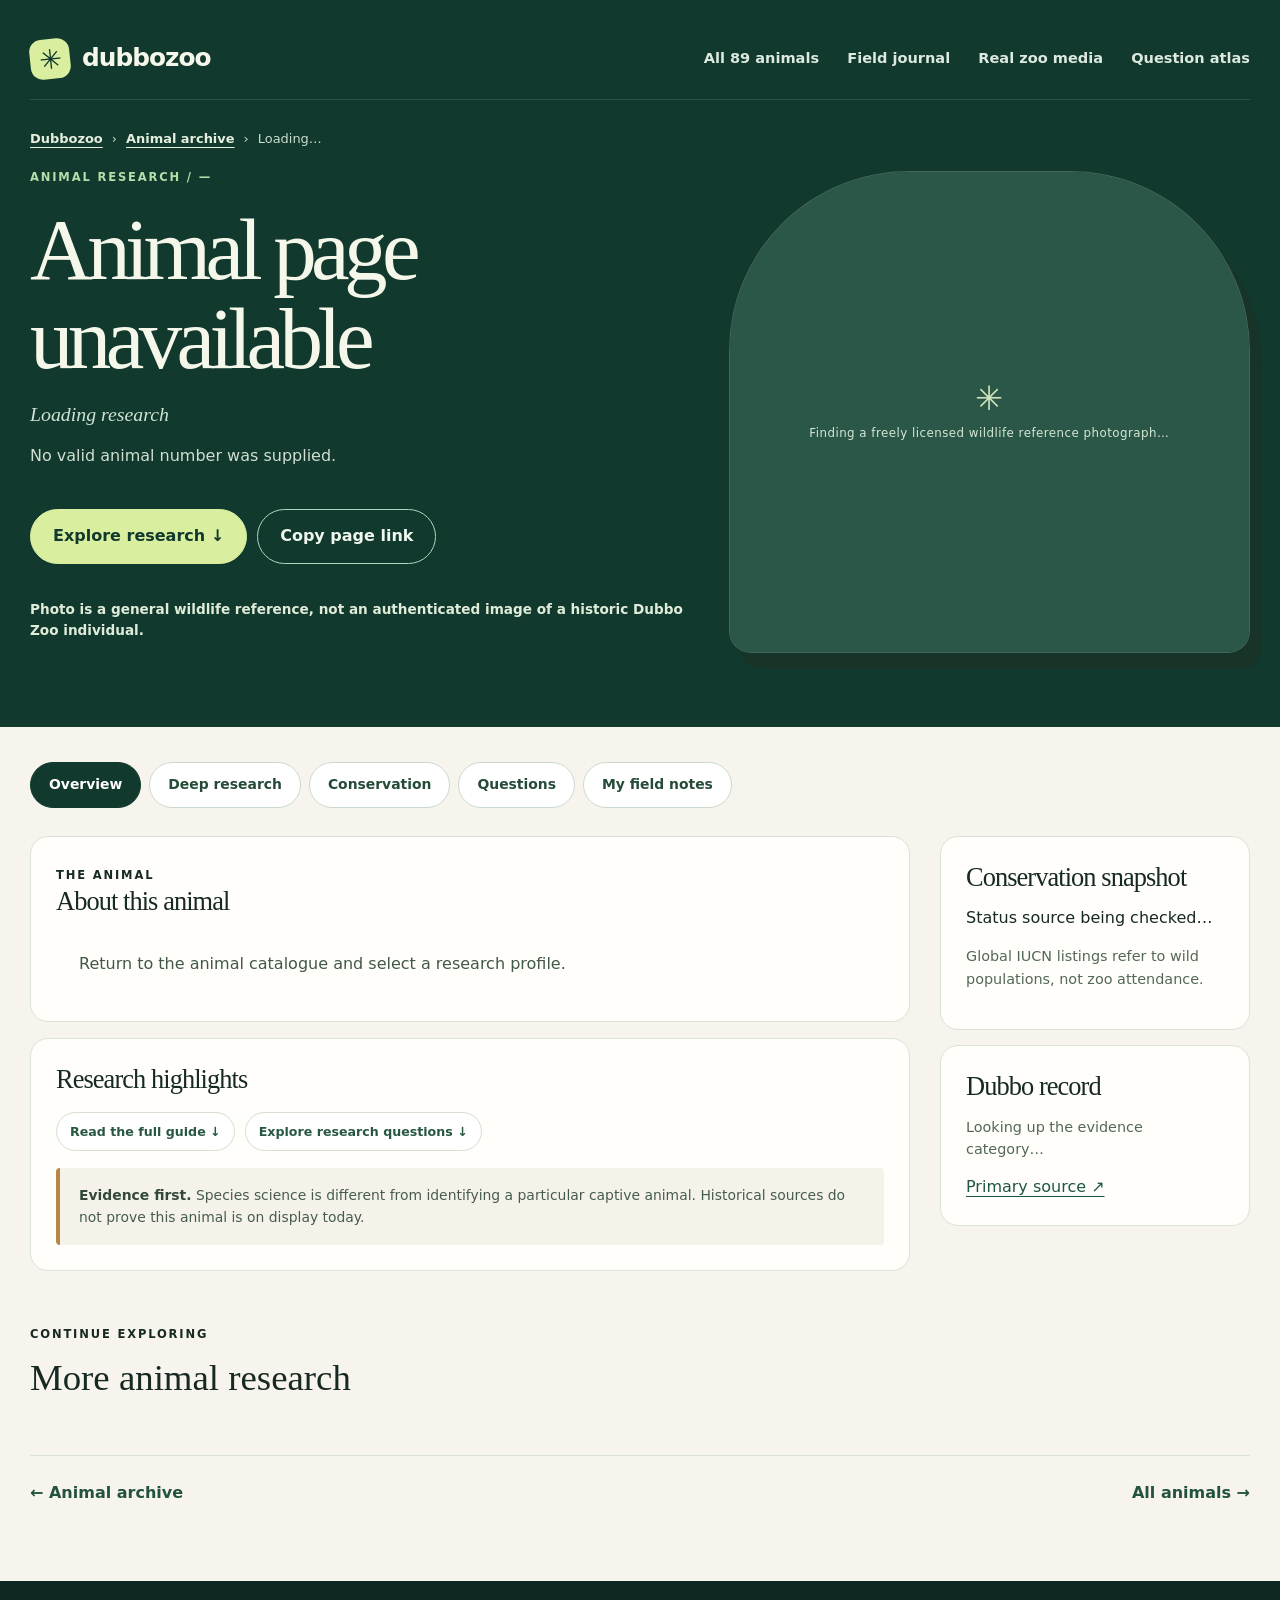
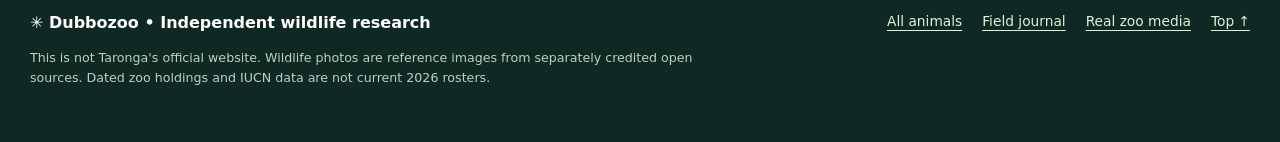
<file: animal.html>
<!doctype html>
<html lang="en-AU">
<head>
<meta charset="utf-8"><meta name="viewport" content="width=device-width,initial-scale=1">
<meta name="theme-color" content="#12392d">
<meta name="description" content="Dubbozoo's independent evidence-led animal research: ecology, history, conservation, photographs and private field notes.">
<meta property="og:type" content="article">
<title>Animal research • Dubbozoo</title>
<link rel="stylesheet" href="/assets/site.css">
<link rel="stylesheet" href="/assets/animal.css">
<!-- parris-umami-placeholder: replace REPLACE_WITH_UMAMI_WEBSITE_ID with a real Umami website UUID and remove this comment wrapper. Inactive until configured.
<script defer src="https://cloud.umami.is/script.js" data-website-id="REPLACE_WITH_UMAMI_WEBSITE_ID" data-do-not-track="true" data-exclude-search="true" data-exclude-hash="true" data-performance="true" data-domains="dubbozoo-research.vercel.app"></script>
-->
</head>
<body class="animal-details">
<a class="skip" href="#animal-main">Skip to animal research</a>
<header class="animal-detail-top" id="top"><div class="wrap">
<div class="nav-wrap">
<a class="brand" href="/"><span class="brand-glyph" aria-hidden="true">✳</span> dubbozoo</a>
<nav class="main-nav" aria-label="Research navigation"><a href="/#archive">All 89 animals</a><a href="/#journal">Field journal</a><a href="/#real-media">Real zoo media</a><a href="/#questions">Question atlas</a></nav>
</div>
<nav class="animal-trail" aria-label="Breadcrumb"><a href="/">Dubbozoo</a><span aria-hidden="true">›</span><a href="/#archive">Animal archive</a><span aria-hidden="true">›</span><span id="animal-breadcrumb">Loading…</span></nav>
<div class="animal-detail-head"><div>
<div class="eyebrow" style="color:#b4deaa">ANIMAL RESEARCH / <span id="animal-number">—</span></div>
<h1 id="animal-title">Opening field guide…</h1><div class="scientific" id="animal-scientific">Loading research</div>
<p class="animal-subtitle" id="animal-intro">A sourced interactive guide to the animal, its habitat, its conservation context, and what can actually be verified about its Dubbo Zoo history.</p>
<div class="detail-meta" id="animal-meta"></div>
<div class="animal-actions"><a class="btn lime" href="#animal-main" id="start-research">Explore research ↓</a>
<button class="btn outline" type="button" id="copy-page-url">Copy page link</button>
</div>
<p class="animal-invite">Photo is a general wildlife reference, not an authenticated image of a historic Dubbo Zoo individual.</p>
</div>
<div class="animal-detail-portrait animal-card" id="animal-portrait">
<div class="animal-photo-slot" data-photo-status="loading">
<div class="photo-loading">Finding a freely licensed wildlife reference photograph…</div>
</div>
</div></div></div></header>
<main id="animal-main" class="wrap">
<div class="animal-tab-bar" role="tablist" aria-label="Animal research sections">
<button type="button" class="animal-tab" role="tab" id="tab-overview" aria-controls="panel-overview" aria-selected="true" data-tab="overview">Overview</button>
<button type="button" class="animal-tab" role="tab" id="tab-research" aria-controls="panel-research" aria-selected="false" data-tab="research" tabindex="-1">Deep research</button>
<button type="button" class="animal-tab" role="tab" id="tab-conservation" aria-controls="panel-conservation" aria-selected="false" data-tab="conservation" tabindex="-1">Conservation</button>
<button type="button" class="animal-tab" role="tab" id="tab-questions" aria-controls="panel-questions" aria-selected="false" data-tab="questions" tabindex="-1">Questions</button>
<button type="button" class="animal-tab" role="tab" id="tab-notes" aria-controls="panel-notes" aria-selected="false" data-tab="notes" tabindex="-1">My field notes</button>
</div>
<section class="animal-tab-panel" id="panel-overview" role="tabpanel" aria-labelledby="tab-overview">
<div class="detail-layout"><div class="detail-main">
<div class="detail-box"><span class="eyebrow">THE ANIMAL</span><h2 id="overview-heading">About this animal</h2><div class="detail-section-body" id="overview-text"><p>Loading researched species information…</p></div></div>
<div class="detail-box" style="margin-top:16px"><h2>Research highlights</h2><div class="detail-control-row"><button type="button" id="go-research">Read the full guide ↓</button><button type="button" id="go-questions">Explore research questions ↓</button><a id="animal-field-note-link" class="internal-action" href="/#journal" hidden>Open Josh's field note →</a></div>
<div class="detail-notice"><strong>Evidence first.</strong> Species science is different from identifying a particular captive animal. Historical sources do not prove this animal is on display today.</div></div>
<div class="detail-box animal-real-media" id="animal-real-media" hidden><span class="eyebrow">REAL DUBBO ZOO VIDEO + AUDIO</span><h2 id="animal-media-title">Official keeper media</h2><p id="animal-media-summary"></p><div class="animal-media-stage" id="animal-media-stage"><button class="btn" type="button" id="animal-media-play">▶ Play real keeper video + audio</button></div><p class="detail-small">Official Taronga media embedded inside Dubbozoo. The player is loaded only when you choose play.</p></div>
</div><aside class="detail-aside">
<div class="detail-box"><h3>Conservation snapshot</h3><div id="quick-conservation">Status source being checked…</div><p class="detail-small">Global IUCN listings refer to wild populations, not zoo attendance.</p></div>
<div class="detail-box"><h3>Dubbo record</h3><p id="quick-evidence">Looking up the evidence category…</p><a id="quick-source" href="https://github.com/joshualparris/Dubbozoo">Primary source ↗</a></div>
</aside></div>
</section>
<section class="animal-tab-panel" id="panel-research" role="tabpanel" aria-labelledby="tab-research" hidden>
<div class="section-head"><div><span class="eyebrow">FULL RESEARCH GUIDE</span><h2>Explore the evidence.</h2><p>Original source sections appear below. Expand any heading, or open all sections to read the complete guide.</p></div></div>
<div class="detail-control-row"><button type="button" id="expand-sections">Expand all sections</button><button type="button" id="collapse-sections">Collapse sections</button><a id="original-research" href="#research-sections">Research is rendered here in Dubbozoo ↓</a></div>
<div id="research-sections" aria-live="polite"><div class="animal-blank-state">Loading original animal research…</div></div>
</section>
<section class="animal-tab-panel" id="panel-conservation" role="tabpanel" aria-labelledby="tab-conservation" hidden>
<div class="section-head"><div><span class="eyebrow">WILD CONSERVATION SCIENCE</span><h2>Risk, numbers &amp; trends.</h2><p>Conservation categories belong to a particular taxon, source and assessment year. They are not a live 2026 population census.</p></div></div>
<div class="detail-facts" id="conservation-facts"></div>
<div class="detail-box" style="margin-top:16px"><h3>What is actually supported?</h3><p id="conservation-caution"></p><div class="detail-sources" id="conservation-sources"></div></div>
</section>
<section class="animal-tab-panel" id="panel-questions" role="tabpanel" aria-labelledby="tab-questions" hidden>
<div class="section-head"><div><span class="eyebrow">ASK BETTER QUESTIONS</span><h2>The research notebook.</h2><p>Questions and best available answers are shown with source limitations. An answer written by AI isn't automatically individually source-verified.</p></div></div>
<div id="animal-questions"><div class="animal-blank-state">Loading linked research questions…</div></div>
</section>
<section class="animal-tab-panel" id="panel-notes" role="tabpanel" aria-labelledby="tab-notes" hidden>
<div class="section-head"><div><span class="eyebrow">YOUR PRIVATE FIELD JOURNAL</span><h2>What did you see?</h2><p>Record your own dated observations separately from zoo publications. Your notes stay in this browser, not GitHub, Vercel, the Dewey catalogue or ChatGPT. Export a copy to keep them.</p></div></div>
<div class="detail-layout"><div class="detail-main">
<div class="detail-box">
<form id="field-form" class="note-form">
<label>Date of my observation<input type="date" id="field-date"></label>
<label>Number of animals I actually saw (optional)<input type="number" min="0" max="999" inputmode="numeric" placeholder="Leave blank if unknown" id="field-count"></label>
<label>What did I observe?<textarea id="field-notes" maxlength="12000" placeholder="Describe visible actions, the habitat, the time and anything you're uncertain about."></textarea></label>
<button class="btn" type="submit">Save locally to this browser</button>
<p class="note-saved" role="status" id="note-result">Notes haven't been saved for this animal on this device.</p>
</form>
<div class="detail-control-row"><button type="button" id="export-note">Export my note (.json)</button><button type="button" id="delete-note">Delete saved note</button></div>
</div></div><aside class="detail-aside"><div class="detail-box"><h3>Observation ≠ assumption</h3><p>“I saw two resting together” is a direct observation; “they are siblings” would need keeper information.</p><p>Don't record names or photographs of other visitors without permission. Browser data can be cleared by your phone.</p></div></aside></div>
</section>
<section style="margin-top:50px" aria-labelledby="related-heading">
<span class="eyebrow">CONTINUE EXPLORING</span><h2 id="related-heading" style="font:2.3rem Georgia,serif;margin:10px 0">More animal research</h2>
<div id="related-animals" class="related-grid"></div><nav class="animal-pagination" aria-label="Previous and next animal"><a href="/#archive" id="previous-animal">← Animal archive</a><a href="/#archive" class="next" id="next-animal">All animals →</a></nav>
</section>
</main>
<footer class="footer"><div class="wrap footer-inner"><div><strong>✳ Dubbozoo • Independent wildlife research</strong><p>This is not Taronga's official website. Wildlife photos are reference images from separately credited open sources. Dated zoo holdings and IUCN data are not current 2026 rosters.</p></div><nav class="footer-links" aria-label="Footer links"><a href="/">All animals</a><a href="/#journal">Field journal</a><a href="/#real-media">Real zoo media</a><a href="#top">Top ↑</a></nav></div></footer>
<script>
(function(){
 var pathMatch=location.pathname.match(/\/animals\/(\d{1,3})(?:-|\/|$)/);
 var n=pathMatch?Number(pathMatch[1]):Number(new URLSearchParams(location.search).get('id')||0);
 if(n>=1&&n<=89)document.getElementById('animal-portrait').dataset.photoId=String(n);
})();
</script>
<script src="/assets/animal.js" defer></script>

<noscript><div class="wrap animal-blank-state">Interactive research requires JavaScript. <a href="/#archive">Browse the Markdown animal guides from the homepage.</a></div></noscript>
</body>
</html>
</file>
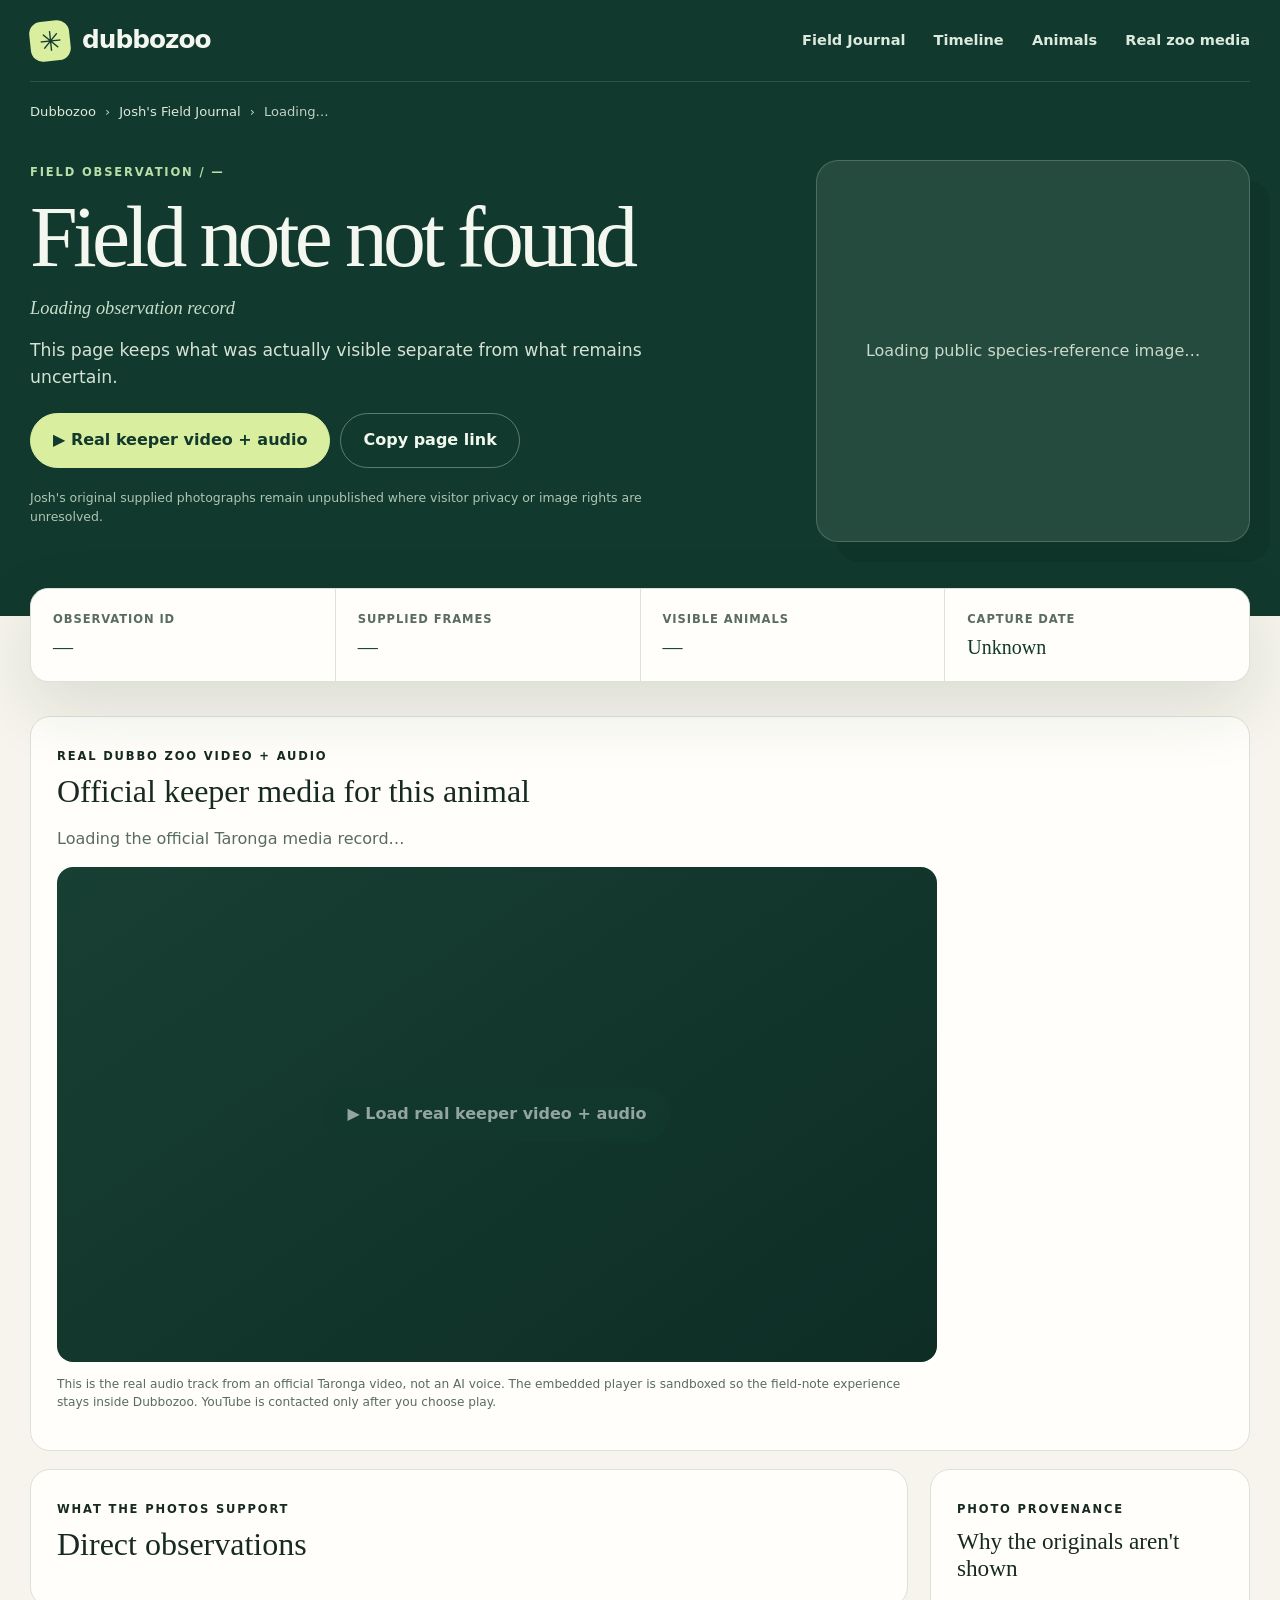
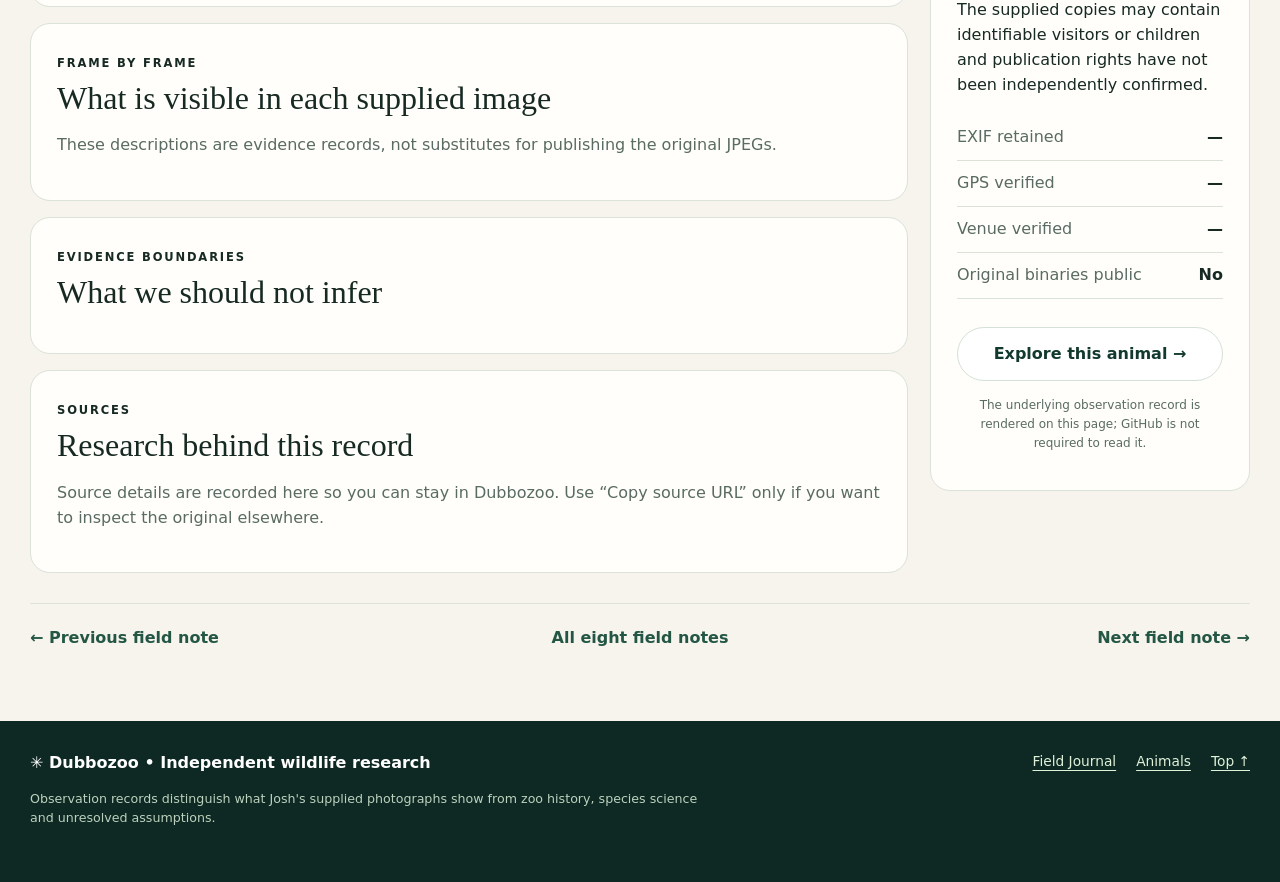
<file: field-note.html>
<!doctype html>
<html lang="en-AU">
<head>
<meta charset="utf-8">
<meta name="viewport" content="width=device-width,initial-scale=1">
<meta name="theme-color" content="#12392d">
<meta name="description" content="Dubbozoo field observation: evidence-led notes from Josh's zoo photographs, kept separate from assumptions and zoo records.">
<meta property="og:type" content="article">
<title>Field note • Dubbozoo</title>
<link rel="stylesheet" href="/assets/site.css">
<link rel="stylesheet" href="/assets/field-note.css">
</head>
<body class="field-note-page">
<a class="skip" href="#field-note-main">Skip to field note</a>
<header class="field-note-hero" id="top"><div class="wrap">
<div class="nav-wrap"><a class="brand" href="/"><span class="brand-glyph" aria-hidden="true">✳</span> dubbozoo</a>
<nav class="main-nav" aria-label="Field journal navigation"><a href="/#journal">Field Journal</a><a href="/#timeline">Timeline</a><a href="/#archive">Animals</a><a href="/#real-media">Real zoo media</a></nav></div>
<nav class="field-note-trail" aria-label="Breadcrumb"><a href="/">Dubbozoo</a><span>›</span><a href="/#journal">Josh's Field Journal</a><span>›</span><span id="note-breadcrumb">Loading…</span></nav>
<div class="field-note-heading"><div>
<div class="eyebrow" style="color:#b8dfa9">FIELD OBSERVATION / <span id="note-number">—</span></div>
<h1 id="note-title">Opening field note…</h1>
<p class="field-note-scientific" id="note-scientific">Loading observation record</p>
<p class="field-note-lead" id="note-lead">This page keeps what was actually visible separate from what remains uncertain.</p>
<div class="field-note-actions"><a class="btn lime" id="real-media-link" href="#field-real-media">▶ Real keeper video + audio</a><button class="btn outline" id="copy-note-url" type="button">Copy page link</button></div>
<p class="field-note-privacy">Josh's original supplied photographs remain unpublished where visitor privacy or image rights are unresolved.</p>
</div><figure class="field-note-reference" id="note-reference"><div class="field-note-photo-placeholder">Loading public species-reference image…</div></figure></div>
</div></header>
<main id="field-note-main" class="wrap field-note-main">
<section class="field-note-summary-grid" aria-label="Observation summary">
<article class="summary-tile"><span>Observation ID</span><strong id="summary-id">—</strong></article>
<article class="summary-tile"><span>Supplied frames</span><strong id="summary-frames">—</strong></article>
<article class="summary-tile"><span>Visible animals</span><strong id="summary-subjects">—</strong></article>
<article class="summary-tile"><span>Capture date</span><strong id="summary-date">Unknown</strong></article>
</section>
<section class="field-note-box field-real-media" id="field-real-media" aria-labelledby="field-media-heading">
  <span class="eyebrow">REAL DUBBO ZOO VIDEO + AUDIO</span>
  <h2 id="field-media-heading">Official keeper media for this animal</h2>
  <p class="field-note-muted" id="field-media-summary">Loading the official Taronga media record…</p>
  <div class="field-media-stage" id="field-media-stage"><button type="button" class="btn" id="field-media-play" disabled>▶ Load real keeper video + audio</button></div>
  <p class="field-note-muted field-media-fine">This is the real audio track from an official Taronga video, not an AI voice. The embedded player is sandboxed so the field-note experience stays inside Dubbozoo. YouTube is contacted only after you choose play.</p>
</section>
<section class="field-note-box user-photo-section" id="user-photo-section" hidden>
  <span class="eyebrow">JOSH'S SUPPLIED PHOTOS</span>
  <h2 id="user-photo-title">Field observation gallery</h2>
  <p class="field-note-muted" id="user-photo-note">Privacy-screened web copies of Josh's supplied photographs. Upload/submission date is not treated as capture date because the copies contain no retained EXIF/GPS.</p>
  <div class="user-photo-gallery" id="user-photo-gallery"></div>
</section>
<section class="field-note-layout"><div class="field-note-primary">
<article class="field-note-box"><span class="eyebrow">WHAT THE PHOTOS SUPPORT</span><h2>Direct observations</h2><div id="direct-observations"></div></article>
<article class="field-note-box"><span class="eyebrow">FRAME BY FRAME</span><h2>What is visible in each supplied image</h2><p class="field-note-muted">These descriptions are evidence records, not substitutes for publishing the original JPEGs.</p><div class="frame-list" id="frame-list"></div></article>
<article class="field-note-box"><span class="eyebrow">EVIDENCE BOUNDARIES</span><h2>What we should not infer</h2><p id="limits-text"></p><div class="unknown-grid" id="unknown-grid"></div></article>
<article class="field-note-box"><span class="eyebrow">SOURCES</span><h2>Research behind this record</h2><p class="field-note-muted">Source details are recorded here so you can stay in Dubbozoo. Use “Copy source URL” only if you want to inspect the original elsewhere.</p><div class="source-list" id="source-list"></div></article>
</div><aside class="field-note-aside"><article class="field-note-box sticky-note">
<span class="eyebrow">PHOTO PROVENANCE</span><h3>Why the originals aren't shown</h3><p id="privacy-detail">The supplied copies may contain identifiable visitors or children and publication rights have not been independently confirmed.</p>
<dl class="evidence-list"><div><dt>EXIF retained</dt><dd id="evidence-exif">—</dd></div><div><dt>GPS verified</dt><dd id="evidence-gps">—</dd></div><div><dt>Venue verified</dt><dd id="evidence-venue">—</dd></div><div><dt>Original binaries public</dt><dd>No</dd></div></dl>
<a class="btn paper field-note-animal-link" id="related-animal" href="/#archive">Explore this animal →</a>
<p class="source-file-note">The underlying observation record is rendered on this page; GitHub is not required to read it.</p>
</article></aside></section>
<nav class="field-note-pagination" aria-label="Previous and next field observation"><a id="previous-note" href="/#journal">← Previous field note</a><a href="/#journal">All eight field notes</a><a id="next-note" href="/#journal">Next field note →</a></nav>
</main>
<footer class="footer"><div class="wrap footer-inner"><div><strong>✳ Dubbozoo • Independent wildlife research</strong><p>Observation records distinguish what Josh's supplied photographs show from zoo history, species science and unresolved assumptions.</p></div><nav class="footer-links"><a href="/#journal">Field Journal</a><a href="/#archive">Animals</a><a href="#top">Top ↑</a></nav></div></footer>
<script src="/assets/field-note.js" defer></script>
<noscript><div class="wrap field-note-error">Field-note pages require JavaScript. <a href="/#journal">Return to the Field Journal.</a></div></noscript>
</body></html>
</file>
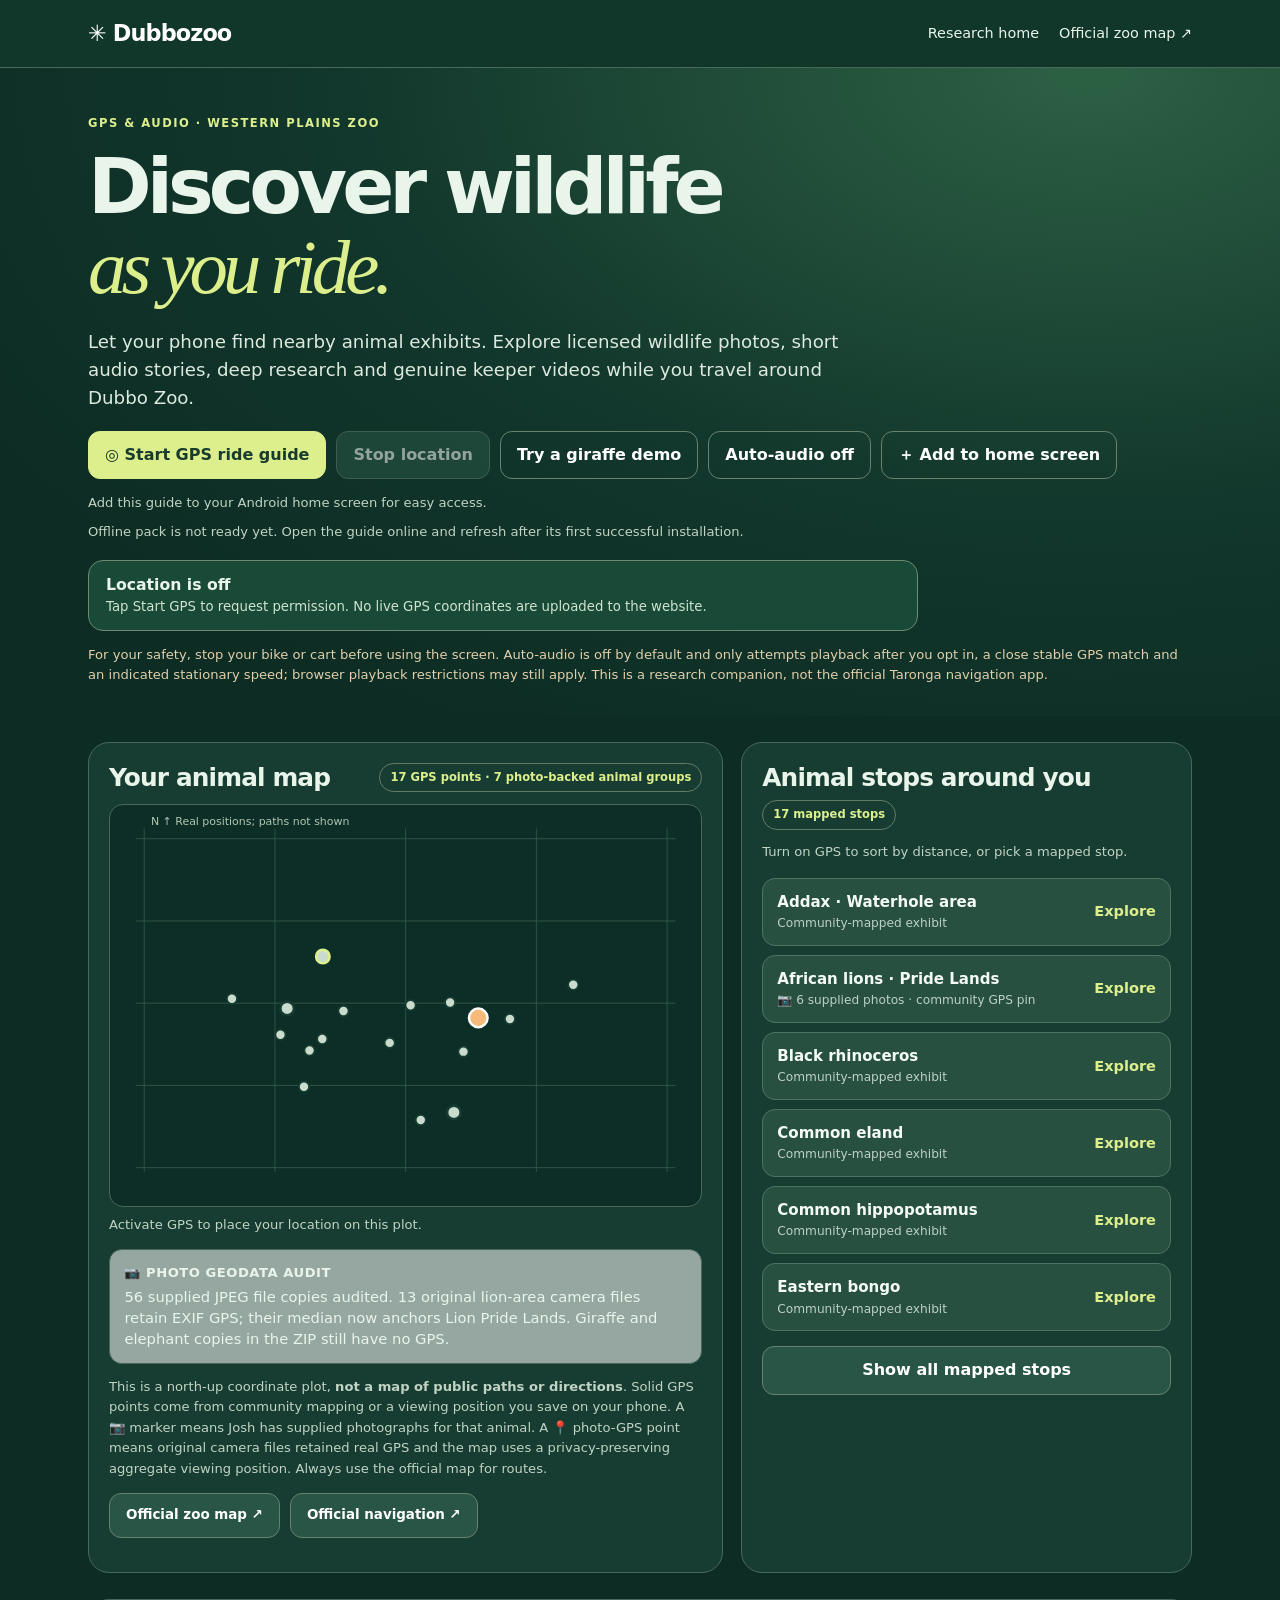
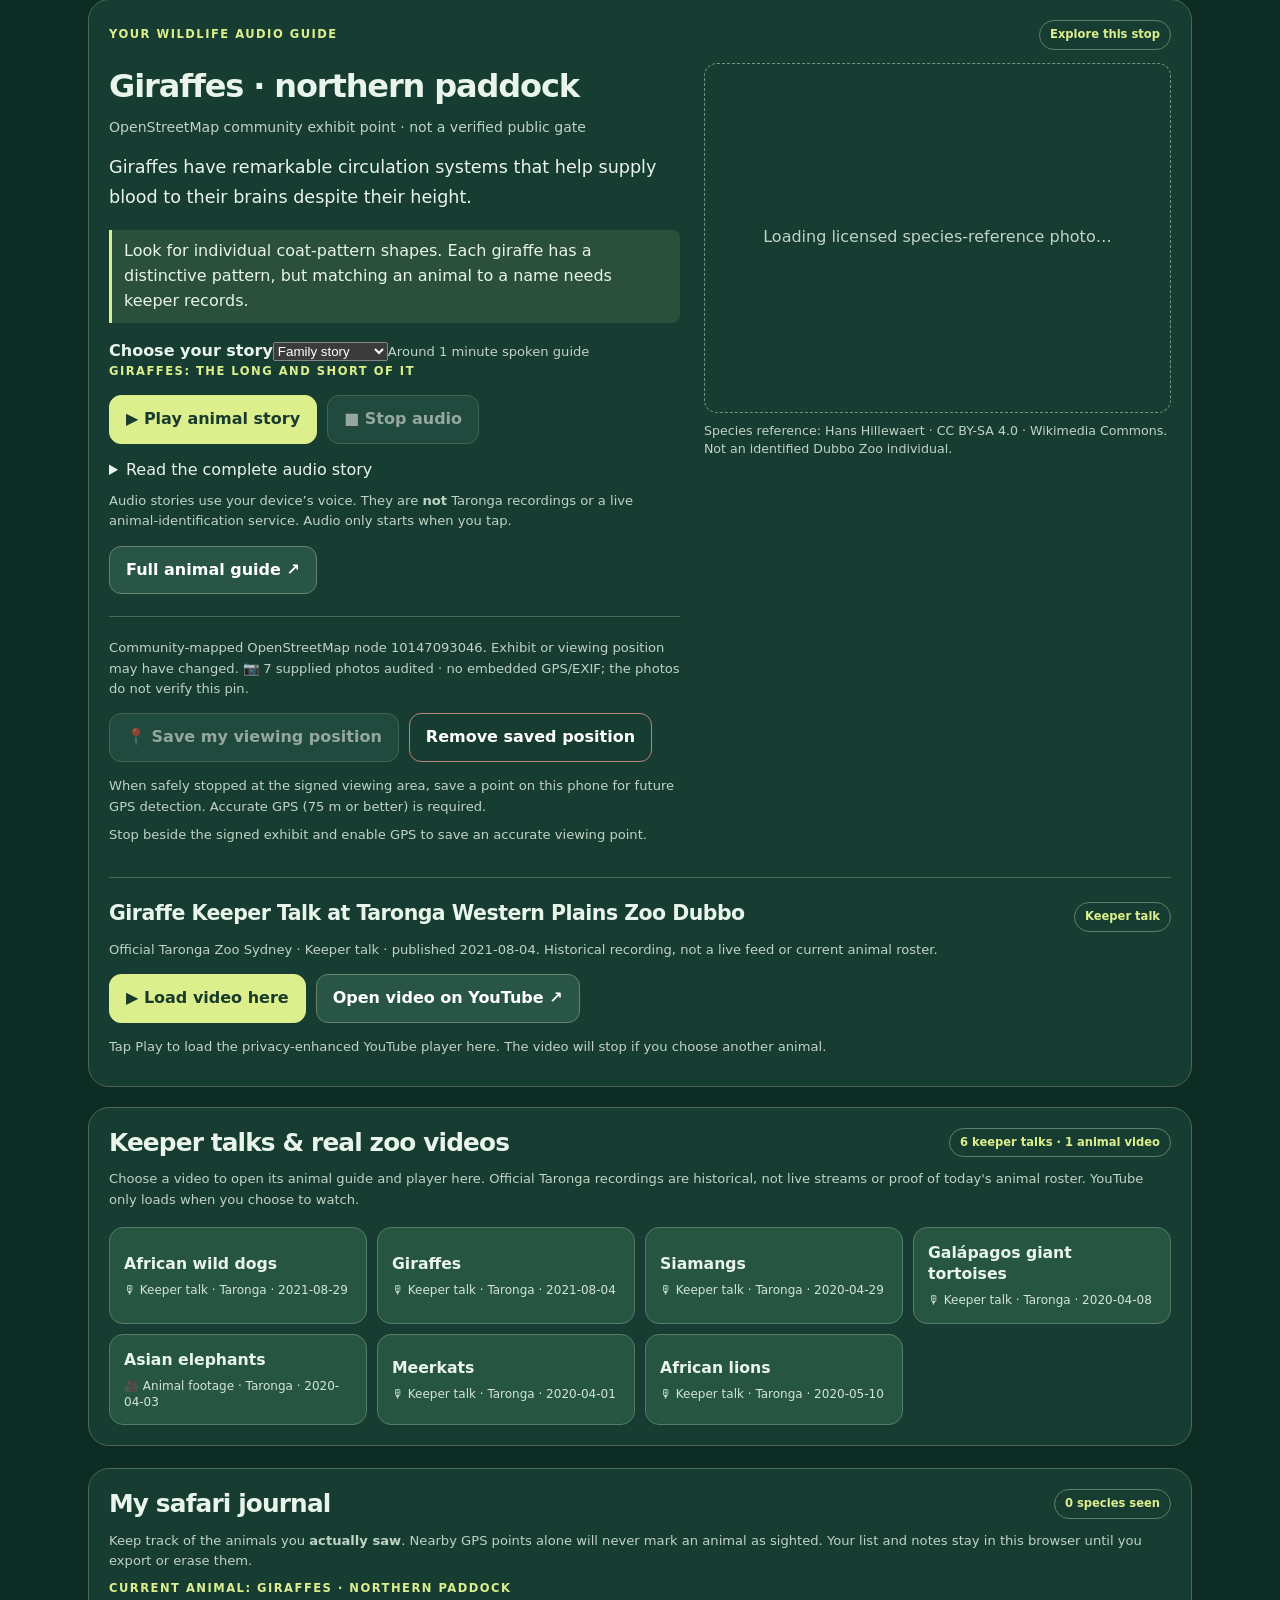
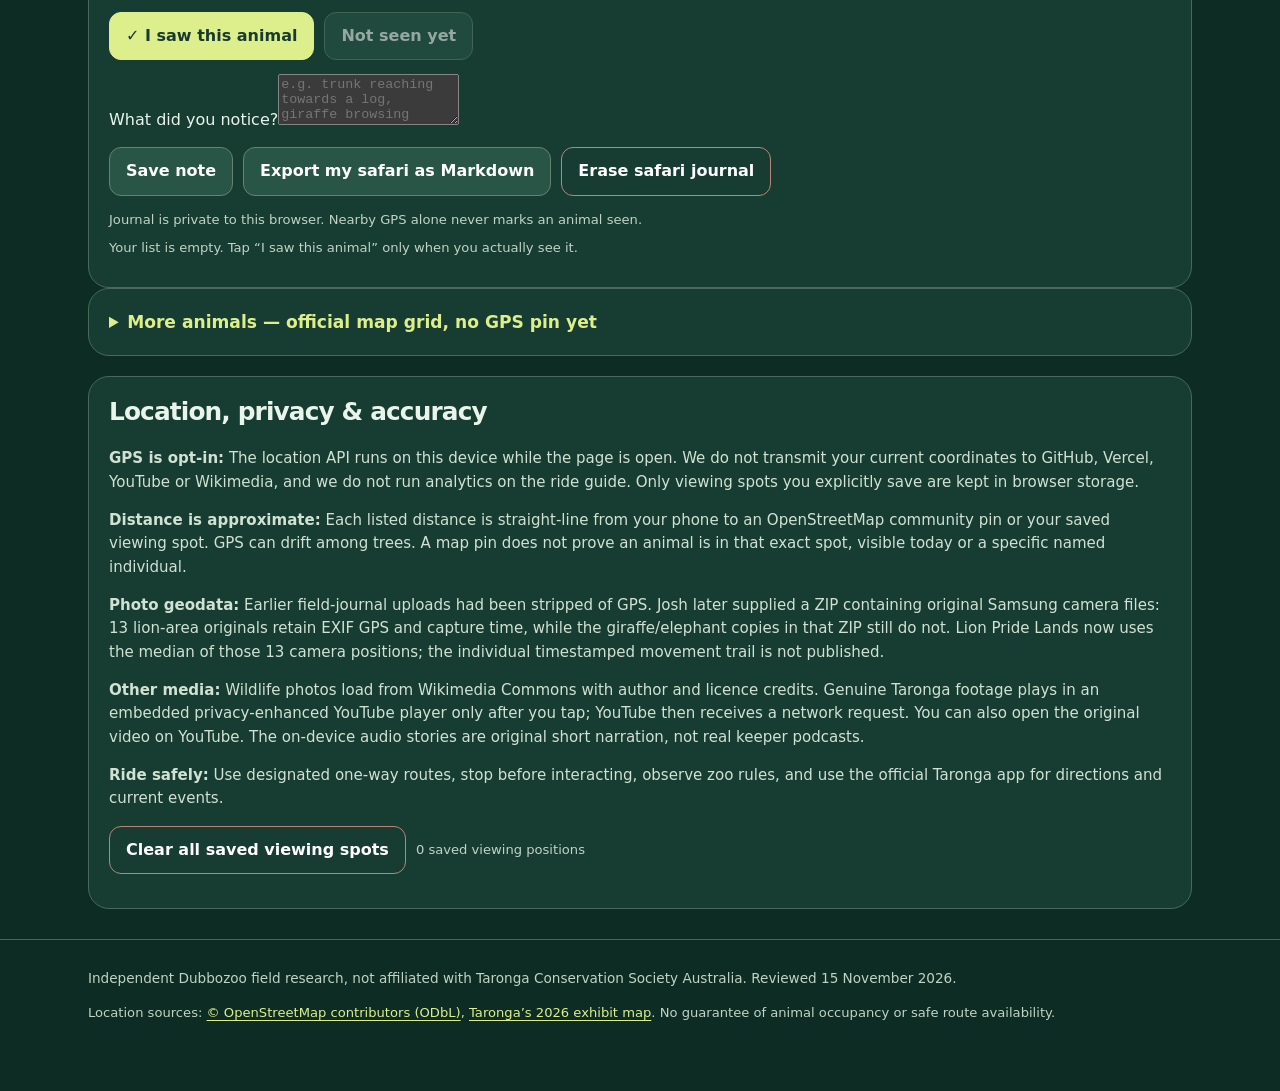
<file: ride-guide.html>
<!doctype html>
<html lang="en-AU"><head><meta charset="utf-8"><meta name="viewport" content="width=device-width,initial-scale=1,viewport-fit=cover"><meta name="theme-color" content="#103328"><meta name="description" content="An independent GPS-aware audio animal tour of Taronga Western Plains Zoo, Dubbo."><meta property="og:title" content="Dubbozoo GPS Ride Guide"><title>GPS Ride Guide · Dubbozoo</title><link rel="manifest" href="/ride.webmanifest"><link rel="stylesheet" href="/assets/ride-guide.css"><script src="/assets/ride-guide.js" defer></script><script src="/assets/ride-visit.js" defer></script><script src="/assets/ride-install.js" defer></script></head>
<body><a class="skip" href="#main">Skip to ride guide</a><header class="header"><div class="wrap nav"><a href="/" class="logo">✳ Dubbozoo</a><nav aria-label="Main navigation"><a href="/">Research home</a><a href="https://www.taronga.org.au/siteassets/tzwp/files/twpz-map-online.pdf" target="_blank" rel="noopener noreferrer">Official zoo map ↗</a></nav></div></header>
<main id="main"><div class="hero"><div class="wrap"><span class="eyebrow">GPS &amp; audio · Western Plains Zoo</span><h1>Discover wildlife<br><em>as you ride.</em></h1><p class="lead">Let your phone find nearby animal exhibits. Explore licensed wildlife photos, short audio stories, deep research and genuine keeper videos while you travel around Dubbo Zoo.</p><div class="actions"><button type="button" class="btn primary" id="start-gps">◎ Start GPS ride guide</button><button type="button" class="btn" id="stop-gps" disabled>Stop location</button><button type="button" class="btn outline" id="preview">Try a giraffe demo</button><button type="button" class="btn outline" id="auto-notes" aria-pressed="false">Auto-audio off</button><button type="button" class="btn outline" id="install-app">＋ Add to home screen</button></div><p class="hint" id="install-message" role="status" aria-live="polite">Install this guide on your phone for quick access.</p><p id="offline-state" class="hint" role="status" aria-live="polite">Checking offline files…</p><div class="status" role="status" aria-live="polite"><strong id="gps-state">Location is off</strong><span id="gps-detail">Tap Start GPS to request permission. No live GPS coordinates are uploaded to the website.</span></div><p class="safety">For your safety, stop your bike or cart before using the screen. Auto-audio is off by default and only attempts playback after you opt in, a close stable GPS match and an indicated stationary speed; browser playback restrictions may still apply. This is a research companion, not the official Taronga navigation app.</p></div></div>
<div class="wrap"><div class="dash"><section class="panel"><div class="panel-heading"><h2>Your animal map</h2><span id="map-count" class="tag">Loading map evidence…</span></div><svg id="geo-plot" viewBox="0 0 700 475" role="img" aria-label="Geographic plot showing mapped exhibit points, your optional GPS dot and approximate uncertainty. This is not a zoo circuit map."></svg><p id="map-note" class="hint">Activate GPS to see your approximate position.</p><div class="photo-audit" role="note"><strong>📷 Photo geodata audit</strong><span id="photo-audit-text">Checking Josh’s supplied zoo photographs for retained GPS/EXIF…</span></div><p class="hint">This is a north-up coordinate plot, <strong>not a map of public paths or directions</strong>. Solid GPS points come from community mapping or a viewing position you save on your phone. A 📷 marker means Josh has supplied photographs for that animal. A 📍 photo-GPS point means original camera files retained real GPS and the map uses a privacy-preserving aggregate viewing position. Always use the official map for routes.</p><div class="actions"><a class="btn small" href="https://www.taronga.org.au/siteassets/tzwp/files/twpz-map-online.pdf" target="_blank" rel="noopener noreferrer">Official zoo map ↗</a><a class="btn small" href="https://play.google.com/store/apps/details?id=com.specialistapps.twpz" target="_blank" rel="noopener noreferrer">Official navigation ↗</a></div></section>
<section class="panel"><div class="panel-heading"><h2>Animal stops around you</h2><span class="tag" id="list-count">Loading…</span></div><p class="hint" id="list-help">Loading exhibit positions…</p><div id="nearby" class="stops" aria-live="polite"></div><button type="button" class="btn wide" id="show-all">Show all mapped stops</button></section></div>
<section class="panel animal" id="animal-section" aria-label="Selected animal story"><div class="panel-heading"><span class="eyebrow">Your wildlife audio guide</span><span class="tag" id="animal-distance">Pick an exhibit</span></div><div class="feature"><div><h2 id="animal-title">Choose an animal</h2><p class="subtitle" id="animal-place">We will show where the habitat is mapped and what to look for.</p><p id="animal-fact" class="fact">Discover fascinating things about wildlife as you travel around the zoo.</p><p id="animal-prompt" class="question">What can you observe directly?</p><div class="audio-settings"><label for="audio-mode"><strong>Choose your story</strong></label><select id="audio-mode" aria-label="Audio story length"><option value="family">Family story</option><option value="deep">Deeper science</option></select><span id="audio-length" class="hint">Short story</span></div><p id="audio-title" class="eyebrow">Field note</p><div class="actions"><button type="button" class="btn primary" id="play-audio" disabled>▶ Play animal story</button><button type="button" class="btn" id="stop-audio" disabled>■ Stop audio</button></div><details class="transcript"><summary>Read the complete audio story</summary><p id="audio-transcript">Choose an animal to load the transcript.</p></details><p class="hint">Audio stories use your device’s voice. They are <strong>not</strong> Taronga recordings or a live animal-identification service. Audio only starts when you tap.</p><div class="actions"><a href="/" class="btn" id="profile-link">Full animal guide ↗</a></div><div class="saved"><p class="hint" id="map-source">Location sources and uncertainty are shown here.</p><div class="actions"><button type="button" class="btn" id="save-point" disabled>📍 Save my viewing position</button><button type="button" class="btn danger" id="remove-point" hidden>Remove saved position</button></div><p class="hint">When safely stopped at the signed viewing area, save a point on this phone for future GPS detection. Accurate GPS (75 m or better) is required.</p><p class="hint" id="save-message" aria-live="polite"></p></div></div>
<figure><img id="animal-image" alt="Licensed species reference photograph, not an identified animal at Dubbo Zoo" loading="lazy" hidden><div id="image-empty" class="empty">A licensed species photo will appear when you choose an animal.</div><figcaption id="image-credit">Photos are species references, not live images. Original visitor photos remain unpublished.</figcaption></figure></div>
<div class="keeper-video" id="keeper-video" hidden aria-label="Official Taronga video for this animal">
  <div class="panel-heading"><h3 id="keeper-title">Official Taronga video</h3><span class="tag" id="keeper-kind">Real zoo video</span></div>
  <p class="hint" id="keeper-info">Historical keeper talk or genuine zoo footage. This does not establish which animals are here today.</p>
  <div class="actions"><button type="button" class="btn primary" id="keeper-play">▶ Load video here</button><button type="button" class="btn" id="keeper-close" hidden>■ Stop and close video</button><a href="#" id="video-link" class="btn" target="_blank" rel="noopener noreferrer" hidden>Open video on YouTube ↗</a></div>
  <div id="keeper-stage" class="keeper-stage" hidden aria-label="Embedded Taronga zoo video"></div>
  <p id="keeper-privacy" class="hint" role="status" aria-live="polite">The YouTube player will not connect until you tap Load video. Playbacks use the privacy-enhanced YouTube embed.</p>
</div>
</section>
<section class="panel" id="keeper-library" aria-label="Browse the zoo keeper video library">
  <div class="panel-heading"><h2>Keeper talks &amp; real zoo videos</h2><span class="tag" id="keeper-count">Loading…</span></div>
  <p class="hint">Choose a video to open its animal guide and player here. Official Taronga recordings are historical, not live streams or proof of today's animal roster. YouTube only loads when you choose to watch.</p>
  <div class="keeper-library-list" id="keeper-library-items"></div>
</section>
<section class="panel safari' id="my-safari" aria-label="Private visit journal"><div class="panel-heading"><h2>My safari journal</h2><span class="tag" id="visit-count">0 animals recorded</span></div><p class="hint">Keep track of the animals you <strong>actually saw</strong>. Nearby GPS points alone will never mark an animal as sighted. Your list and notes stay in this browser until you export or erase them.</p><p class="eyebrow" id="visit-current">Choose an animal first</p><div class="actions"><button class="btn primary" type="button" id="mark-seen">✓ I saw this animal</button><button class="btn" type="button" id="mark-not-seen">Not seen yet</button></div><label class="visit-label" for="visit-note">What did you notice?</label><textarea id="visit-note" placeholder="e.g. trunk reaching towards a log, giraffe browsing leaves, two animals resting…" rows="3" maxlength="1000"></textarea><div class="actions"><button type="button" class="btn" id="save-visit-note">Save note</button><button type="button" class="btn" id="export-safari">Export my safari as Markdown</button><button type="button" class="btn danger" id="clear-safari">Erase safari journal</button></div><p class="hint" role="status" aria-live="polite" id="visit-status">Nothing recorded yet.</p><div id="visit-list" class="visit-list"></div></section>
<details class="panel more" id="more-stops"><summary>More animals — official map grid, no GPS pin yet</summary><p class="hint">Official Taronga maps list these species, and 📷 marks animals backed by Josh’s supplied field photographs. Lion Pride Lands now has genuine photo-derived GPS from original camera files, so it has moved out of this grid-only list. The remaining entries still have no trustworthy GPS source; if you visit the signed public viewing area, you can save a precise phone position on this device.</p><div id="unmapped-items" class="more-items"></div></details>
<section class="panel ethics"><h2>Location, privacy &amp; accuracy</h2><p><strong>GPS is opt-in:</strong> The location API runs on this device while the page is open. We do not transmit your current coordinates to GitHub, Vercel, YouTube or Wikimedia, and we do not run analytics on the ride guide. Only viewing spots you explicitly save are kept in browser storage.</p><p><strong>Distance is approximate:</strong> Each listed distance is straight-line from your phone to an OpenStreetMap community pin or your saved viewing spot. GPS can drift among trees. A map pin does not prove an animal is in that exact spot, visible today or a specific named individual.</p><p><strong>Photo geodata:</strong> Earlier field-journal uploads had been stripped of GPS. Josh later supplied a ZIP containing original Samsung camera files: 13 lion-area originals retain EXIF GPS and capture time, while the giraffe/elephant copies in that ZIP still do not. Lion Pride Lands now uses the median of those 13 camera positions; the individual timestamped movement trail is not published.</p><p><strong>Other media:</strong> Wildlife photos load from Wikimedia Commons with author and licence credits. Genuine Taronga footage plays in an embedded privacy-enhanced YouTube player only after you tap; YouTube then receives a network request. You can also open the original video on YouTube. The on-device audio stories are original short narration, not real keeper podcasts.</p><p><strong>Ride safely:</strong> Use designated one-way routes, stop before interacting, observe zoo rules, and use the official Taronga app for directions and current events.</p><div class="actions"><button type="button" id="clear-points" class="btn danger">Clear all saved viewing spots</button><span class="hint" id="saved-count">0 locally saved viewing positions</span></div></section></div></main>
<footer class="footer"><div class="wrap"><p>Independent Dubbozoo field research, not affiliated with Taronga Conservation Society Australia. Reviewed 15 November 2026.</p><p class="hint">Location sources: <a href="https://www.openstreetmap.org/copyright" target="_blank" rel="noopener noreferrer">© OpenStreetMap contributors (ODbL)</a>, <a href="https://www.taronga.org.au/siteassets/tzwp/files/twpz-map-online.pdf" target="_blank" rel="noopener noreferrer">Taronga’s 2026 exhibit map</a>. No guarantee of animal occupancy or safe route availability.</p></div></footer></body></html>
</file>
<file: assets/site.css>
:root{color-scheme:light;--cream:#f6f4ec;--paper:#fffefa;--ink:#172923;--muted:#596b62;--forest:#12392d;--forest-2:#245645;--sage:#dfeade;--lime:#d9ee9f;--gold:#c8934b;--border:#dbe2d8;--shadow:0 24px 70px rgba(18,49,37,.12)}*{box-sizing:border-box}html{scroll-behavior:smooth}body{margin:0;background:var(--cream);color:var(--ink);font:16px/1.55 system-ui,-apple-system,"Segoe UI",sans-serif;-webkit-font-smoothing:antialiased}a{color:inherit;text-decoration-thickness:1px;text-underline-offset:4px}a:hover{text-decoration-color:var(--gold)}button,input,select{font:inherit}button{cursor:pointer}button:disabled{cursor:default;opacity:.55}:focus-visible{outline:3px solid #b17b34;outline-offset:3px}::selection{background:var(--lime);color:var(--forest)}.sr-only{position:absolute!important;width:1px;height:1px;padding:0;margin:-1px;overflow:hidden;clip:rect(0,0,0,0);white-space:nowrap;border:0}.wrap{width:min(1220px,calc(100% - 40px));margin-inline:auto}.skip{position:absolute;top:-70px;left:20px;z-index:100;background:#fff;color:var(--ink);padding:8px 16px}.skip:focus{top:10px}.eyebrow{font-size:.72rem;font-weight:800;letter-spacing:.16em;text-transform:uppercase}.faint{color:var(--muted)}.site-head{background:var(--forest);color:#f4f6ea;position:relative;overflow:hidden}.nav-wrap{display:flex;align-items:center;justify-content:space-between;gap:28px;min-height:82px;border-bottom:1px solid #ffffff21;position:relative;z-index:4}.brand{display:inline-flex;gap:12px;align-items:center;font-weight:900;letter-spacing:-.04em;font-size:1.55rem;text-decoration:none!important}.brand-glyph{height:40px;width:40px;display:grid;place-items:center;border-radius:12px;background:var(--lime);color:var(--forest);font-size:1.7rem;transform:rotate(-6deg)}.main-nav{display:flex;align-items:center;gap:clamp(12px,2.2vw,31px);flex-wrap:wrap}.main-nav a{color:#dce9df;text-decoration:none;font-size:.91rem;font-weight:700}.main-nav a:hover{color:var(--lime)}.nav-cta{border:1px solid #ffffff6a;border-radius:40px;padding:8px 16px}.hero{display:grid;grid-template-columns:minmax(0,1.08fr) minmax(0,.92fr);min-height:655px;align-items:center;gap:6%;padding:60px 0 82px;position:relative;z-index:1}.hero::before{content:"";position:absolute;width:660px;height:660px;right:-300px;top:-100px;border:1px solid #ffffff12;border-radius:50%;pointer-events:none}.hero-label{display:inline-flex;align-items:center;gap:10px;color:#b9dbbd;font-size:.78rem;font-weight:800;letter-spacing:.13em;text-transform:uppercase}.hero-label:before{content:"";width:9px;height:9px;border-radius:50%;background:#c6eaa4;box-shadow:0 0 0 6px #c6eaa41a}.hero h1{font:400 clamp(3.8rem,7.7vw,7.35rem)/.94 Georgia,serif;letter-spacing:-.07em;margin:25px 0 30px;max-width:750px}.hero h1 em{font-style:normal;color:var(--lime)}.hero-intro{max-width:570px;font-size:1.14rem;color:#d5e6d7;margin-bottom:28px}.hero-actions{display:flex;gap:12px;flex-wrap:wrap}.btn{border-radius:100px;display:inline-flex;align-items:center;justify-content:center;gap:9px;padding:14px 22px;border:1px solid var(--forest);background:var(--forest);color:#fff!important;font-weight:800;text-decoration:none;transition:transform .18s,background .18s}.btn:hover{transform:translateY(-2px);text-decoration:none;background:var(--forest-2)}.btn.lime{background:var(--lime);color:var(--forest)!important;border-color:var(--lime)}.btn.outline{color:#f1f8ed!important;background:transparent;border-color:#b9d7bd6e}.btn.paper{background:#fff;color:var(--forest)!important;border-color:#d4e1d8}.hero-note{margin-top:27px;color:#afc7b9;font-size:.77rem;letter-spacing:.015em}.plate{position:relative;min-height:500px;background:radial-gradient(ellipse at 49% 23%,#cfbd8a5c,transparent 30%),linear-gradient(152deg,#345d47 6%,#193f35 62%,#102e29);border:1px solid #ffffff2a;border-radius:220px 220px 20px 20px;padding:28px;overflow:hidden;box-shadow:22px 22px 0 #1d4e3f4d}.plate:before{content:"";position:absolute;width:260px;height:260px;border-radius:50%;left:calc(50% - 130px);top:85px;background:linear-gradient(140deg,#f4daaa,#f1efc2);opacity:.95}.plate:after{content:"";position:absolute;left:-40px;right:-40px;bottom:15%;height:145px;border-radius:55% 35% 0 0;background:#193d31;box-shadow:0 -18px 0 #254f3d;transform:rotate(-5deg)}.plate-scene{position:absolute;left:8%;right:8%;top:14%;width:84%;height:70%;z-index:2;filter:drop-shadow(0 24px 19px #15332277)}.plate-top{position:relative;z-index:3;display:flex;justify-content:space-between;gap:8px;font-size:.7rem;font-weight:800;letter-spacing:.16em;color:#faf9df}.plate-bottom{position:absolute;z-index:4;bottom:30px;left:30px;right:30px;color:#fff;border-top:1px solid #ffffff61;padding-top:15px;display:flex;align-items:end;justify-content:space-between}.plate-bottom strong{font:1.4rem Georgia,serif}.plate-bottom small{display:block;color:#c4dccd}.stats-strip{position:relative;margin-top:-36px;z-index:4}.stats-inner{border-radius:18px;background:var(--paper);box-shadow:var(--shadow);display:grid;grid-template-columns:repeat(4,minmax(0,1fr));border:1px solid var(--border);overflow:hidden}.stat{padding:26px 30px;border-right:1px solid var(--border)}.stat:last-child{border-right:0}.stat strong{display:block;font:400 clamp(2.1rem,4vw,3.2rem)/1 Georgia,serif;letter-spacing:-.04em;color:var(--forest)}.stat span{display:block;margin-top:9px;font-size:.8rem;color:var(--muted);font-weight:700}.stat em{font-style:normal;color:#a67031}.section{padding-block:90px;scroll-margin-top:30px}.section-head{display:flex;align-items:end;justify-content:space-between;gap:25px;margin-bottom:29px}.section h2{font:400 clamp(2.45rem,5.5vw,4.3rem)/1.05 Georgia,serif;letter-spacing:-.055em;margin:.25em 0}.section-head p,.section-desc{color:var(--muted);max-width:570px}.section-head a{font-weight:800;color:var(--forest)}.archive-area{background:#fffefa;border-top:1px solid var(--border);border-bottom:1px solid var(--border)}.controls{background:var(--cream);border:1px solid var(--border);padding:16px;border-radius:20px;display:grid;grid-template-columns:1fr 220px;gap:13px}.search-shell{display:flex;gap:10px;align-items:center;background:#fff;border:1px solid var(--border);border-radius:12px;padding:0 14px}.search-shell svg{flex:none;color:var(--muted)}.search-shell input{width:100%;padding:14px 2px;border:0;outline:none;background:transparent;color:var(--ink);min-width:0}.controls select{width:100%;padding:10px 15px;background:#fff;border:1px solid var(--border);border-radius:12px;color:var(--ink)}.filters{display:flex;gap:8px;flex-wrap:wrap;margin:18px 0 12px}.chip{background:#f0f3e9;color:#26493a;border:1px solid #d7e0d7;border-radius:100px;font-size:.81rem;padding:7px 14px;font-weight:800}.chip[aria-pressed=true]{color:white;background:var(--forest);border-color:var(--forest)}.results-line{font-size:.84rem;color:var(--muted);margin:10px 0 25px}.animal-grid{display:grid;grid-template-columns:repeat(3,minmax(0,1fr));gap:16px}.animal-card{background:var(--paper);border:1px solid var(--border);border-radius:18px;display:flex;flex-direction:column;min-height:220px;transition:box-shadow .2s,transform .2s;overflow:hidden}.animal-card:hover{box-shadow:0 12px 35px #133d2d15;transform:translateY(-3px)}.animal-card[hidden]{display:none!important}.animal-card-head{background:linear-gradient(140deg,#edf3e7,#e3eddf);padding:15px 20px;display:flex;justify-content:space-between;align-items:center;gap:10px}.animal-number{font:1.25rem Georgia,serif;color:#3e604c}.animal-region{font-size:.72rem;font-weight:800;letter-spacing:.09em;text-transform:uppercase;color:#556c5c}.animal-card-body{padding:20px;flex:1;display:flex;flex-direction:column}.animal-card h3{font:400 1.45rem/1.12 Georgia,serif;letter-spacing:-.035em;margin:0 0 13px}.animal-card p{font-size:.87rem;color:#637166;line-height:1.55;margin:0 0 15px}.animal-card .tags{display:flex;flex-wrap:wrap;gap:5px;margin-top:auto}.tag{display:inline-flex;font-size:.69rem;line-height:1.2;border-radius:40px;padding:6px 9px;font-weight:800;background:#e3efde;color:#25543e}.tag.warn{background:#fff0d2;color:#85531e}.tag.neutral{background:#edf0eb;color:#5b665e}.animal-card .card-links{display:flex;gap:15px;margin-top:15px;padding-top:14px;border-top:1px solid var(--border);font-size:.8rem;font-weight:800}.card-links a{text-decoration:none;color:#1d5a46}.empty-state{text-align:center;padding:50px 12px;color:var(--muted)}.load-row{text-align:center;margin-top:30px}.load-row .btn{padding-inline:30px}.no-js-note{font-size:.8rem;color:var(--muted)}.feature-band{background:var(--forest);color:#eff7eb}.feature-band .section-head p{color:#d2e2d2}.feature-band .eyebrow{color:#c8e99c}.feature-band h2{color:white}.feature-cards{display:grid;grid-template-columns:repeat(3,minmax(0,1fr));gap:17px}.feature-card{padding:30px;border:1px solid #ffffff30;background:#ffffff0d;border-radius:20px}.feature-card .big{font:3rem/.95 Georgia,serif;color:var(--lime)}.feature-card h3{font:1.45rem Georgia,serif;margin:18px 0 12px}.feature-card p{font-size:.91rem;color:#d0e1d4}.feature-card a{font-size:.86rem;font-weight:800;color:var(--lime)}.study{display:grid;grid-template-columns:1fr .75fr;gap:30px;align-items:center}.study-panel{background:var(--forest);border-radius:24px;padding:32px;color:#f9f8ef}.study-panel strong{font:3.2rem Georgia,serif;color:var(--lime)}.study-panel p{color:#dbe9da}.study-panel .progress-track{height:10px;background:#ffffff40;border-radius:9px;overflow:hidden;margin:25px 0}.progress-fill{height:100%;width:7.9%;background:var(--lime);border-radius:9px}.study-panel small{color:#d7e4db}.question-box{background:var(--paper);border:1px solid var(--border);border-radius:24px;margin-top:35px;padding:25px}.question-box[hidden],.question-search[hidden]{display:none}.question-search{display:flex;gap:12px;align-items:center;flex-wrap:wrap;margin:15px 0}.question-search input{padding:11px 15px;border:1px solid var(--border);border-radius:10px;flex:1;min-width:190px}.question-results{display:grid;gap:12px;max-height:560px;overflow:auto}.question-hit{padding:18px;background:var(--cream);border:1px solid var(--border);border-radius:12px}.question-hit h4{margin:4px 0 8px;font:1.06rem Georgia,serif}.question-hit p{font-size:.85rem;white-space:pre-wrap;line-height:1.55;color:#475e51;margin:8px 0}.question-hit .source-line{font-size:.72rem;color:#5d6f60;text-transform:uppercase;letter-spacing:.07em;font-weight:800}.network{background:#f1f2e7}.network-top{display:grid;grid-template-columns:.93fr 1.07fr;gap:18px;align-items:stretch}.dewey-card{background:#1a4234;border-radius:24px;padding:32px;color:#edf8eb;position:relative;overflow:hidden;min-height:310px}.dewey-card::after{content:"590";position:absolute;right:-30px;bottom:-70px;font:230px/.9 Georgia,serif;color:#ffffff0b}.dewey-card small{text-transform:uppercase;letter-spacing:.13em;color:#c8e8c3;font-weight:800}.dewey-card h3{font:3.1rem/1.05 Georgia,serif;margin:16px 0;letter-spacing:-.045em}.dewey-card p{max-width:410px;color:#d3e3d6}.dewey-card a{display:inline-block;margin-top:8px;color:var(--lime);font-weight:800;position:relative;z-index:2}.privacy-card{border:1px solid #d3ddce;background:var(--paper);padding:32px;border-radius:24px}.privacy-card h3{font:2rem Georgia,serif;margin:0 0 12px}.privacy-card p{color:var(--muted)}.privacy-card .private-label{display:inline-flex;background:#f6ecd7;color:#825b2b;padding:5px 10px;border-radius:20px;font-size:.72rem;font-weight:800;margin-bottom:10px}.subhead{display:flex;align-items:end;justify-content:space-between;gap:12px;margin:36px 0 17px}.subhead h3{font:2rem Georgia,serif;letter-spacing:-.045em;margin:0}.network-filter{display:flex;gap:7px;flex-wrap:wrap;margin:16px 0}.network-grid{display:grid;grid-template-columns:repeat(3,minmax(0,1fr));gap:13px}.repo-card{border:1px solid var(--border);background:var(--paper);border-radius:15px;padding:20px;text-decoration:none;display:block;min-height:158px}.repo-card:hover{border-color:#85b08e;box-shadow:0 6px 22px #12392d1a;text-decoration:none}.repo-card .tiny{display:flex;justify-content:space-between;gap:10px;font-size:.68rem;font-weight:800;letter-spacing:.1em;text-transform:uppercase;color:#56705a}.repo-card h4{font:1.3rem Georgia,serif;margin:18px 0 7px;color:var(--forest)}.repo-card p{font-size:.83rem;color:var(--muted);margin:0}.repo-card[hidden]{display:none}.methods-grid{display:grid;grid-template-columns:repeat(3,minmax(0,1fr));gap:16px}.method{border-top:3px solid var(--forest);background:#fff;padding:25px;border-radius:4px 4px 16px 16px}.method b{font-size:1.45rem;color:var(--forest)}.method p{color:var(--muted);font-size:.88rem}.methods-more{display:flex;flex-wrap:wrap;gap:10px;margin-top:20px}.methods-more a{font-size:.85rem;font-weight:800;background:var(--sage);border-radius:100px;padding:9px 14px;text-decoration:none}.bottom-call{background:var(--forest);color:#eff7e7;padding:55px 0}.bottom-call .wrap{display:flex;align-items:center;justify-content:space-between;gap:30px}.bottom-call h2{font:2.8rem Georgia,serif;letter-spacing:-.05em;margin:0}.bottom-call p{color:#c1d8c7;margin:8px 0 0}.footer{background:#0e2923;color:#bcd1be;padding:30px 0 42px}.footer-inner{display:flex;align-items:start;justify-content:space-between;gap:30px}.footer a{color:#dff1d9;font-size:.86rem}.footer p{max-width:680px;font-size:.79rem}.footer-links{display:flex;gap:20px;flex-wrap:wrap}.footer strong{color:#fff}.visually-hidden{display:none!important}@media(max-width:1050px){.animal-grid,.network-grid{grid-template-columns:repeat(2,minmax(0,1fr))}.hero{gap:3%}.hero h1{font-size:clamp(3.7rem,7vw,6rem)}}@media(max-width:800px){.hero{grid-template-columns:1fr;min-height:auto;padding:47px 0 80px}.plate{min-height:380px;max-width:590px;width:100%;margin-inline:auto}.hero h1{max-width:680px}.site-head{overflow:hidden}.nav-wrap{align-items:start;flex-direction:column;gap:10px;padding:17px 0}.main-nav{width:100%;overflow:auto;flex-wrap:nowrap;gap:23px;padding-bottom:11px}.main-nav a{white-space:nowrap}.stats-inner{grid-template-columns:repeat(2,minmax(0,1fr))}.stat:nth-child(2){border-right:0}.stat:nth-child(-n+2){border-bottom:1px solid var(--border)}.section{padding-block:65px}.feature-cards,.methods-grid,.network-grid{grid-template-columns:repeat(2,minmax(0,1fr))}.study,.network-top{grid-template-columns:1fr}.section-head{align-items:start;flex-direction:column}.bottom-call .wrap{align-items:start;flex-direction:column}}@media(max-width:580px){.wrap{width:min(100% - 28px,1220px)}.hero h1{font-size:3.9rem}.hero-intro{font-size:1rem}.plate{min-height:300px}.plate:before{height:180px;width:180px;left:calc(50% - 90px)}.plate-bottom strong{font-size:1.2rem}.stat{padding:18px 15px}.stat strong{font-size:2rem}.stat span{font-size:.72rem}.controls{grid-template-columns:1fr}.animal-grid,.feature-cards,.methods-grid,.network-grid{grid-template-columns:1fr}.section h2{font-size:2.6rem}.section{padding-block:52px}.animal-card{min-height:196px}.feature-card{padding:24px}.dewey-card,.privacy-card{padding:24px}.question-box{padding:16px}.footer-inner{flex-direction:column}.bottom-call h2{font-size:2.4rem}}@media(prefers-reduced-motion:reduce){html{scroll-behavior:auto}.btn,.animal-card{transition:none}}


/* Licensed wildlife photographs. Cards are real taxon reference images, NOT user photos of Dubbo individuals. */
.animal-photo-slot{height:190px;overflow:hidden;background:linear-gradient(120deg,#dce6d5,#eaf0e0 48%,#dce6d5);position:relative;border-bottom:1px solid var(--border)}
.photo-loading{display:flex;align-items:center;justify-content:center;flex-direction:column;gap:9px;height:100%;color:#456455;font-size:.74rem;text-align:center;letter-spacing:.04em}
.photo-loading:before{content:"✳";font-size:2.1rem;color:#789987;line-height:1}
.animal-photo{margin:0;position:relative;width:100%;height:100%;background:#dfe7d7}
.animal-photo img{width:100%;height:100%;object-fit:cover;display:block}
.animal-photo figcaption{position:absolute;left:0;right:0;bottom:0;background:linear-gradient(transparent,#0c251bc9 40%);color:#fff;padding:25px 12px 9px;font-size:.65rem;white-space:nowrap;overflow:hidden;text-overflow:ellipsis;text-shadow:0 1px 2px #0006}
.animal-photo figcaption a{color:#fff;text-decoration-color:#ffffff70}
.animal-photo .photo-reference{position:absolute;top:10px;left:10px;right:auto;font-size:.62rem;font-weight:800;letter-spacing:.025em;color:#fff;background:#102c25be;padding:5px 9px;border-radius:30px;box-shadow:0 2px 8px #0004}
.photo-fallback{display:flex;flex-direction:column;justify-content:center;align-items:center;gap:7px;text-align:center;height:100%;background:#e6eadf;padding:20px;color:#315744;text-decoration:none;font-size:.8rem;font-weight:800}
.photo-fallback small{font-size:.7rem;color:#687569;font-weight:500}
.plate.has-real-photo:before,.plate.has-real-photo:after{display:none}
.plate.has-real-photo .plate-scene{display:none}
.plate-real-photo{position:absolute;inset:0;width:100%;height:100%;object-fit:cover;filter:saturate(.9)}
.plate.has-real-photo .plate-top{color:#fff;text-shadow:0 2px 6px #000a}
.plate.has-real-photo .plate-bottom{padding-top:28px;background:linear-gradient(transparent,#112a20e8);left:0;right:0;bottom:0;padding-left:30px;padding-right:30px;padding-bottom:25px}
.plate-photo-credit{font-size:.65rem;line-height:1.2;display:block;margin-top:8px;max-width:350px}
.plate-photo-credit a{color:#fff;text-decoration:underline}
@media(max-width:580px){.animal-photo-slot{height:184px}.animal-card{min-height:unset}.animal-photo figcaption{font-size:.62rem}}

/* The author-level .btn display rule must not override the browser's [hidden] attribute.
   Without this, the "show more" control stayed visible after the final card and
   kept adding 21 to the limit, producing impossible negative remaining counts. */
[hidden] { display: none !important; }

/* Each animal card opens its own interactive research micro-site. */
.animal-card .card-links{display:flex;align-items:center;flex-wrap:wrap;gap:8px 13px}
.animal-card .card-links .animal-profile-link{display:inline-flex;align-items:center;background:#e2efd8;color:#164b35;border-radius:30px;padding:8px 11px;font-size:.79rem;white-space:nowrap}
.animal-card .card-links .animal-profile-link:hover{background:#cfe7ba;text-decoration:none}
@media(max-width:580px){.animal-card .card-links{gap:8px 12px}.animal-card .card-links .animal-profile-link{width:100%;justify-content:center;padding:10px}}

/* Discovery, field journal, timeline and listen/watch — 15 Nov 2026 */
.discovery-journal{background:#eef2e8;border-top:1px solid var(--border)}.journal-grid{display:grid;grid-template-columns:repeat(3,minmax(0,1fr));gap:16px}.journal-card{background:var(--paper);border:1px solid var(--border);border-radius:20px;overflow:hidden;display:flex;flex-direction:column;min-height:430px;box-shadow:0 12px 34px rgba(18,57,45,.06)}.journal-photo{height:190px;background:linear-gradient(140deg,#dce8d7,#b9cfb9);background-size:cover;background-position:center;position:relative}.journal-photo:after{content:"Public species reference";position:absolute;left:12px;bottom:12px;background:#112f27df;color:#fff;padding:5px 9px;border-radius:30px;font-size:.65rem;font-weight:800;letter-spacing:.05em}.journal-body{padding:22px;display:flex;flex-direction:column;gap:10px;flex:1}.journal-kicker,.media-label{font-size:.69rem;font-weight:900;letter-spacing:.12em;text-transform:uppercase;color:#557063}.journal-card h3,.listen-panel h3,.watch-panel h3{font:1.6rem/1.1 Georgia,serif;margin:0}.journal-card p{color:var(--muted);font-size:.9rem;margin:0}.journal-actions{display:flex;gap:9px;align-items:center;flex-wrap:wrap;margin-top:auto;padding-top:12px}.journal-actions a,.journal-actions button{border:0;background:none;color:#1d5a46;padding:0;font-size:.8rem;font-weight:850;text-decoration:none}.journal-actions button{border-bottom:1px solid #7d9f8f;cursor:pointer}.privacy-note{margin-top:20px;padding:18px 20px;border:1px solid #d5ddca;border-radius:16px;background:#fff9e9;color:#5e553d}.zoo-timeline{background:var(--paper)}.timeline-controls{display:flex;gap:8px;flex-wrap:wrap;margin-bottom:30px}.timeline-list{position:relative;margin-left:12px}.timeline-list:before{content:"";position:absolute;top:0;bottom:0;left:93px;width:2px;background:#cfd9cf}.timeline-item{display:grid;grid-template-columns:76px 1fr;gap:36px;padding:0 0 30px;position:relative}.timeline-item[hidden]{display:none!important}.timeline-item:after{content:"";position:absolute;left:87px;top:7px;width:13px;height:13px;border-radius:50%;background:var(--forest);border:3px solid var(--paper);box-shadow:0 0 0 2px #9bb29f}.timeline-item time{font-weight:900;color:#466152;font-size:.82rem;padding-top:4px}.timeline-item h3{font:1.35rem Georgia,serif;margin:0 0 6px}.timeline-item p{color:var(--muted);margin:0;max-width:800px}.archive-links{display:grid;grid-template-columns:repeat(2,minmax(0,1fr));gap:12px;margin-top:24px}.archive-links a{display:flex;flex-direction:column;gap:5px;padding:18px;border:1px solid var(--border);border-radius:14px;background:#f5f4ec;text-decoration:none}.archive-links a:hover{border-color:#8faa92}.archive-links span{color:var(--muted);font-size:.82rem}.listen-watch{background:var(--forest);color:#eef7ec}.listen-watch .section-head p{color:#cfe0d2}.listen-watch .eyebrow{color:var(--lime)}.listen-watch h2{color:#fff}.media-support{font-size:.78rem;color:#c8ddcd;font-weight:700}.media-grid{display:grid;grid-template-columns:.9fr 1.1fr;gap:18px}.listen-panel,.watch-panel{background:#ffffff0c;border:1px solid #ffffff2e;border-radius:22px;padding:28px}.listen-panel p,.watch-panel p{color:#d5e3d6}.media-label{color:var(--lime);display:block;margin-bottom:12px}.media-controls{display:flex;gap:9px;flex-wrap:wrap;margin:22px 0}.listen-watch .btn.paper{background:#f8fbf5;color:var(--forest)!important;border-color:#e1e9df}.media-fine{font-size:.75rem;opacity:.82}.story-stage{overflow:hidden;border-radius:16px;background:#0d2d25;border:1px solid #ffffff21}.story-image{height:270px;background:linear-gradient(145deg,#426953,#162f28);background-size:cover;background-position:center}.story-copy{padding:20px}.story-copy span{font-size:.72rem;color:#bcd0c0;font-weight:800;letter-spacing:.08em;text-transform:uppercase}.story-copy h3{margin:6px 0 8px;color:#fff}.story-copy p{margin:0}.methods-shortcuts{display:flex;gap:14px;flex-wrap:wrap;margin-top:22px}.methods-shortcuts a{color:var(--lime);font-size:.84rem;font-weight:800}.story-image.story-fade{animation:storyfade .35s ease}@keyframes storyfade{from{opacity:.35}to{opacity:1}}
@media(max-width:900px){.journal-grid{grid-template-columns:repeat(2,minmax(0,1fr))}.media-grid{grid-template-columns:1fr}.archive-links{grid-template-columns:1fr}}
@media(max-width:620px){.journal-grid{grid-template-columns:1fr}.journal-card{min-height:0}.journal-photo{height:210px}.timeline-list{margin-left:0}.timeline-list:before{left:12px}.timeline-item{grid-template-columns:1fr;gap:5px;padding-left:34px}.timeline-item:after{left:6px;top:7px}.timeline-item time{padding:0}.story-image{height:220px}}

.real-media{background:var(--forest);color:#eff7eb}.real-media .section-head p{color:#d2e2d2}.real-media .eyebrow{color:var(--lime)}.real-media h2{color:#fff}.real-media-layout{display:grid;grid-template-columns:minmax(0,1.2fr) minmax(300px,.8fr);gap:18px}.real-media-player{background:#ffffff0c;border:1px solid #ffffff2e;border-radius:22px;padding:24px;min-height:510px}.media-consent{min-height:330px;display:flex;flex-direction:column;justify-content:center;align-items:flex-start;padding:20px;background:linear-gradient(145deg,#1d493a,#0c2d25);border-radius:16px}.media-consent h3{font:2rem/1.05 Georgia,serif;margin:10px 0}.media-consent p{color:#d4e3d6;max-width:650px}.youtube-stage{aspect-ratio:16/9;background:#081d18;border-radius:16px;overflow:hidden}.youtube-stage iframe{width:100%;height:100%;border:0;display:block}.real-media-list{display:grid;gap:9px}.real-media-choice{display:grid;grid-template-columns:42px 1fr;gap:12px;text-align:left;align-items:center;border:1px solid #ffffff25;background:#ffffff0b;color:#eff7eb;border-radius:14px;padding:13px}.real-media-choice:hover,.real-media-choice[aria-pressed=true]{background:#ffffff18;border-color:#b9d7bd80}.real-media-choice>span{width:38px;height:38px;border-radius:50%;display:grid;place-items:center;background:var(--lime);color:var(--forest);font-weight:900}.real-media-choice strong,.real-media-choice small{display:block}.real-media-choice small{color:#bdd0c2;margin-top:3px}.real-media-note{margin-top:18px;padding:16px 18px;border:1px solid #ffffff22;border-radius:14px;color:#cddfd2;background:#ffffff08}.journal-actions .real-media-inline{border:0;background:none;color:#1d5a46;padding:0;font-size:.8rem;font-weight:850;border-bottom:1px solid #7d9f8f}.media-fine{font-size:.76rem;color:#bcd0c0;margin-top:14px}@media(max-width:900px){.real-media-layout{grid-template-columns:1fr}.real-media-player{min-height:0}}
</file>
<file: assets/animal.css>
/* 89 individual animal research microsites; shared Dubbozoo forest palette. */
.animal-detail-top{background:var(--forest);color:#f5f7eb;padding:18px 0 72px}
.animal-detail-top .nav-wrap{border-bottom:1px solid #ffffff20}
.animal-trail{display:flex;flex-wrap:wrap;gap:9px;align-items:center;padding:29px 0 20px;font-size:.81rem;color:#cbdbce}
.animal-trail a{color:#e5eedf;font-weight:700}.animal-detail-head{display:grid;grid-template-columns:1.12fr .88fr;gap:35px;align-items:center}
.animal-detail-head h1{font:400 clamp(3.1rem,6.8vw,6rem)/1.02 Georgia,serif;letter-spacing:-.065em;margin:.22em 0}
.animal-detail-head .scientific{font:italic 1.24rem Georgia,serif;color:#cee4d4}
.animal-subtitle{max-width:610px;color:#d0dfd1;line-height:1.7}
.animal-actions{display:flex;flex-wrap:wrap;gap:10px;margin:22px 0}
.animal-details .btn.outline{border-color:#b1d4be;color:#eff7ee!important}
.animal-detail-portrait.animal-card{min-height:0;background:#224b3d;border:1px solid #ffffff28;border-radius:180px 180px 22px 22px;overflow:hidden;box-shadow:12px 16px 0 #183328}
.animal-detail-portrait .animal-photo-slot{height:480px;border:0;background:#2a5747}
.animal-detail-portrait .photo-loading{color:#d5e8d5}.animal-detail-portrait .photo-loading:before{color:#cfe3bc}
.animal-detail-portrait .animal-photo figcaption{font-size:.72rem;padding:35px 20px 15px;white-space:normal}
.animal-detail-portrait .photo-reference{font-size:.66rem;max-width:calc(100% - 20px)}
.detail-meta{display:flex;flex-wrap:wrap;gap:7px;margin:18px 0}
.detail-meta span{background:#ffffff1c;border:1px solid #ffffff2c;padding:6px 12px;font-size:.73rem;border-radius:40px;color:#e2edde;font-weight:700}
.detail-notice{background:#f5f3e9;border-left:4px solid #b78544;padding:17px 19px;border-radius:4px;color:#465b4f;font-size:.87rem}
.detail-notice strong{color:#33473b}
.animal-details main{padding-top:35px;padding-bottom:75px}
.animal-tab-bar{display:flex;align-items:center;gap:8px;flex-wrap:wrap;margin-bottom:28px}
.animal-tab{border-radius:100px;border:1px solid #cbd9ce;padding:11px 18px;background:#fff;color:#254b38;font-weight:800;font-size:.87rem}
.animal-tab[aria-selected="true"]{background:var(--forest);color:white;border-color:var(--forest)}
.animal-tab-panel[hidden]{display:none!important}
.detail-layout{display:grid;grid-template-columns:minmax(0,1fr) 310px;gap:30px}
.detail-main{min-width:0}.detail-aside{align-self:start;display:grid;gap:15px}
.detail-box{background:var(--paper);border:1px solid var(--border);border-radius:18px;padding:25px}
.detail-box h2,.detail-box h3{font:400 1.65rem Georgia,serif;line-height:1.15;letter-spacing:-.035em;margin:0 0 14px}
.detail-box p{color:#53675a;font-size:.9rem}
.detail-box a{color:#1f5842}
.detail-small{font-size:.82rem;color:var(--muted)}
.detail-sources{display:grid;gap:9px}.detail-sources a{overflow-wrap:anywhere;padding:9px 10px;background:#f0f4eb;border-radius:8px;text-decoration:none;font-size:.82rem}
.detail-status-value{font:2rem Georgia,serif;color:var(--forest)}
.detail-status-value small{font:700 .79rem system-ui,sans-serif}
.detail-section{margin-bottom:13px;background:#fff;border:1px solid var(--border);border-radius:14px;overflow:hidden}
.detail-section summary{cursor:pointer;padding:19px 23px;font:1.23rem Georgia,serif;list-style:none;display:flex;align-items:center;justify-content:space-between;gap:13px}
.detail-section summary::-webkit-details-marker{display:none}
.detail-section summary::after{content:'+';font:1.3rem system-ui,sans-serif;color:#477057}
.detail-section[open] summary::after{content:'−'}
.detail-section[open] summary{border-bottom:1px solid var(--border);background:#f4f7f0}
.detail-section-body{padding:19px 23px;color:#41574a;line-height:1.72;overflow-wrap:anywhere}
.detail-section-body p{margin:0 0 14px}
.detail-section-body ul,.detail-section-body ol{padding-left:24px;margin:10px 0 16px}
.detail-section-body li{margin-bottom:7px}
.detail-section-body a{color:#17664a}
.detail-section-body strong{color:#203c2e}
.detail-section-body h3{font-size:1.12rem;margin:18px 0 8px}
.detail-section-body .source-pill{font-size:.75rem;background:#edf2e8;padding:6px 9px;border-radius:8px}
.detail-control-row{display:flex;flex-wrap:wrap;gap:10px;margin:17px 0}
.detail-control-row button{border:1px solid #d4ded1;background:#fff;color:#285841;border-radius:50px;padding:9px 13px;font-size:.79rem;font-weight:800}
.detail-facts{display:grid;grid-template-columns:repeat(2,minmax(0,1fr));gap:12px}
.detail-fact{background:#fff;border-radius:12px;border:1px solid var(--border);padding:17px;min-height:115px}
.detail-fact .eyebrow{font-size:.64rem;color:#748777}.detail-fact strong{display:block;font-size:1rem;margin-top:11px;overflow-wrap:anywhere}
.note-form{display:grid;gap:14px}
.note-form label{font-weight:800;font-size:.83rem;display:grid;gap:7px;color:#345343}
.note-form input,.note-form textarea,.note-form select{width:100%;padding:12px 13px;border:1px solid #cbd6ca;background:#fff;border-radius:10px;color:#263e30}
.note-form textarea{min-height:128px;resize:vertical}
.note-form button{justify-self:start}
.note-saved{color:#32654b;font-size:.8rem}
.related-grid{display:grid;grid-template-columns:repeat(3,minmax(0,1fr));gap:12px;margin-top:17px}
.related-card{background:#fff;border:1px solid var(--border);padding:18px;border-radius:14px;text-decoration:none;display:flex;flex-direction:column;gap:7px}
.related-card span{color:#748b78;font-size:.73rem;font-weight:800}
.related-card strong{font:1.12rem Georgia,serif;color:#204c35}
.related-card:hover{border-color:#8bad8e}
.animal-question{background:white;border:1px solid var(--border);border-radius:14px;margin-bottom:14px}
.animal-question summary{padding:18px;cursor:pointer;font-weight:750}
.animal-question>div{border-top:1px solid var(--border);padding:19px}
.animal-question p{white-space:pre-wrap;font-size:.86rem;line-height:1.68}
.animal-pagination{display:flex;align-items:center;justify-content:space-between;gap:14px;margin-top:39px;padding-top:25px;border-top:1px solid var(--border)}
.animal-pagination a{max-width:50%;display:flex;gap:8px;align-items:center;word-break:break-word;text-decoration:none;color:#23523f;font-weight:800}
.animal-pagination .next{text-align:right;justify-content:end}
.animal-blank-state{border:1px dashed #9dae9e;padding:24px;border-radius:15px;background:#f6f8f2}
.animal-blank-state a{font-weight:800}
.animal-invite{display:inline-flex;align-items:center;gap:8px;color:#e0ecda;font-weight:800;font-size:.85rem}
@media(max-width:900px){.animal-detail-head{grid-template-columns:1fr 350px;gap:20px}.animal-detail-portrait .animal-photo-slot{height:360px}.detail-layout{grid-template-columns:minmax(0,1fr) 250px}.related-grid{grid-template-columns:repeat(2,minmax(0,1fr))}}
@media(max-width:700px){.animal-detail-head{grid-template-columns:1fr}.animal-detail-head h1{font-size:clamp(2.65rem,11vw,4.2rem)}.animal-detail-top{padding-bottom:45px}.animal-detail-portrait.animal-card{max-width:560px;width:100%;margin-inline:auto;border-radius:140px 140px 17px 17px}.animal-detail-portrait .animal-photo-slot{height:300px}.detail-layout{grid-template-columns:1fr}.detail-aside{grid-row:auto}.detail-facts{grid-template-columns:1fr 1fr}.related-grid{grid-template-columns:1fr 1fr}.animal-tab-bar{gap:5px}.animal-tab{padding:9px 12px;font-size:.77rem}.detail-box{padding:19px}.animal-trail{padding:22px 0 12px}.animal-details main{padding-top:25px}}
@media(max-width:420px){.detail-facts,.related-grid{grid-template-columns:1fr}.animal-detail-portrait .animal-photo-slot{height:260px}}
.animal-real-media{margin-top:16px}.animal-media-stage{aspect-ratio:16/9;max-width:760px;background:linear-gradient(145deg,#21493b,#0d2d25);border-radius:15px;display:grid;place-items:center;overflow:hidden;margin-top:14px}.animal-media-stage iframe{width:100%;height:100%;border:0;display:block}.internal-action{display:inline-flex;align-items:center;padding:9px 13px;border:1px solid var(--border);border-radius:30px;text-decoration:none;font-weight:800;color:#245645;background:#fff}.source-citation{display:inline;border-bottom:1px dotted #70887a;cursor:help}
</file>
<file: assets/field-note.css>
.field-note-page{background:var(--cream)}.field-note-hero{background:var(--forest);color:#f3f7ef}.field-note-trail{display:flex;gap:9px;align-items:center;flex-wrap:wrap;padding:20px 0 0;font-size:.82rem;color:#bfd1c3}.field-note-trail a{color:#dbeadc;text-decoration:none}.field-note-heading{display:grid;grid-template-columns:minmax(0,1.05fr) minmax(300px,.65fr);gap:7%;align-items:center;padding:38px 0 74px}.field-note-heading h1{font:400 clamp(3rem,6.7vw,6rem)/.96 Georgia,serif;letter-spacing:-.055em;margin:.18em 0}.field-note-scientific{font:italic 1.15rem Georgia,serif;color:#c8dfcc}.field-note-lead{font-size:1.08rem;color:#d4e3d6;max-width:690px}.field-note-actions{display:flex;gap:10px;flex-wrap:wrap;margin-top:22px}.field-note-privacy{font-size:.78rem;color:#aec5b5;margin-top:20px;max-width:680px}.field-note-reference{margin:0;min-height:380px;border-radius:22px;overflow:hidden;border:1px solid #ffffff30;background:#244b3e;box-shadow:20px 20px 0 #0b2b2342;display:flex;flex-direction:column}.field-note-reference img{width:100%;height:330px;object-fit:cover;display:block}.field-note-reference figcaption{padding:13px 15px;color:#dce9df;font-size:.72rem;background:#0d2e26}.field-note-reference figcaption a{color:#d9ee9f}.field-note-photo-placeholder{min-height:380px;display:grid;place-items:center;color:#c9dacd;padding:25px;text-align:center}.field-note-main{padding-bottom:70px}.field-note-summary-grid{display:grid;grid-template-columns:repeat(4,minmax(0,1fr));gap:1px;background:var(--border);border:1px solid var(--border);border-radius:18px;overflow:hidden;transform:translateY(-28px);box-shadow:var(--shadow)}.summary-tile{background:var(--paper);padding:22px}.summary-tile span{display:block;color:var(--muted);font-size:.72rem;text-transform:uppercase;letter-spacing:.08em;font-weight:800}.summary-tile strong{display:block;margin-top:7px;font:1.25rem Georgia,serif;color:var(--forest)}.field-note-layout{display:grid;grid-template-columns:minmax(0,1fr) 320px;gap:22px;margin-top:10px}.field-note-primary{display:grid;gap:16px}.field-note-box{background:var(--paper);border:1px solid var(--border);border-radius:20px;padding:26px}.field-note-box h2{font:2rem/1.05 Georgia,serif;margin:7px 0 18px}.field-note-box h3{font:1.45rem Georgia,serif;margin:7px 0 12px}.field-note-muted{color:var(--muted)}.direct-list{display:grid;gap:10px;margin:0;padding-left:20px}.frame-list{display:grid;gap:10px}.frame-card{border:1px solid var(--border);border-radius:14px;padding:16px;background:#f7f6ef}.frame-card strong{display:block;color:var(--forest);margin-bottom:5px}.frame-meta{font-size:.72rem;color:var(--muted);margin-top:7px}.unknown-grid{display:flex;flex-wrap:wrap;gap:7px;margin-top:16px}.unknown-chip{background:#f4ead6;color:#725129;border-radius:30px;padding:6px 10px;font-size:.75rem;font-weight:800}.source-list{display:grid;gap:9px}.source-list a{display:flex;justify-content:space-between;gap:12px;padding:13px 15px;border:1px solid var(--border);border-radius:12px;text-decoration:none;color:#1d5a46}.source-list a:hover{border-color:#8bab95}.sticky-note{position:sticky;top:18px}.evidence-list{margin:18px 0}.evidence-list div{display:flex;justify-content:space-between;gap:15px;padding:10px 0;border-bottom:1px solid var(--border)}.evidence-list dt{color:var(--muted)}.evidence-list dd{margin:0;font-weight:800}.field-note-animal-link{width:100%;margin-top:10px}.source-file-link{display:block;margin-top:15px;font-size:.77rem;color:var(--muted);text-align:center}.field-note-pagination{display:grid;grid-template-columns:1fr auto 1fr;gap:12px;align-items:center;margin-top:30px;padding-top:22px;border-top:1px solid var(--border)}.field-note-pagination a{text-decoration:none;font-weight:800;color:#245645}.field-note-pagination a:last-child{text-align:right}.field-note-error{padding:40px}.privacy-flag{display:inline-flex;margin-left:6px;background:#fff0d2;color:#7f561f;border-radius:20px;padding:2px 7px;font-size:.68rem;font-weight:800}@media(max-width:900px){.field-note-heading{grid-template-columns:1fr}.field-note-reference{max-width:600px}.field-note-layout{grid-template-columns:1fr}.sticky-note{position:static}.field-note-summary-grid{grid-template-columns:repeat(2,minmax(0,1fr))}}@media(max-width:620px){.field-note-heading{padding-top:25px}.field-note-summary-grid{grid-template-columns:1fr 1fr}.summary-tile{padding:16px}.field-note-box{padding:20px}.field-note-pagination{grid-template-columns:1fr 1fr}.field-note-pagination a:nth-child(2){display:none}}.field-real-media{margin-top:6px;margin-bottom:18px}.field-media-stage{aspect-ratio:16/9;max-width:880px;background:linear-gradient(145deg,#183f33,#0d2d25);border-radius:16px;display:grid;place-items:center;overflow:hidden}.field-media-stage iframe{width:100%;height:100%;border:0;display:block}.field-media-fine{font-size:.76rem;max-width:850px}.user-photo-section{margin-bottom:18px}.user-photo-gallery{display:grid;grid-template-columns:repeat(3,minmax(0,1fr));gap:10px}.user-photo-card{margin:0;background:#f4f3eb;border:1px solid var(--border);border-radius:14px;overflow:hidden}.user-photo-card img{display:block;width:100%;aspect-ratio:4/3;object-fit:cover;background:#dfe8dd}.user-photo-card.portrait img{aspect-ratio:3/4}.user-photo-card figcaption{padding:10px 12px;font-size:.75rem;color:var(--muted);line-height:1.4}.source-list .source-card{display:grid;grid-template-columns:1fr auto;gap:12px;align-items:center;padding:13px 15px;border:1px solid var(--border);border-radius:12px;background:#f8f7f1}.source-card strong,.source-card small{display:block}.source-card small{color:var(--muted);margin-top:3px}.source-copy{border:1px solid var(--border);background:#fff;border-radius:30px;padding:6px 10px;font-size:.73rem;font-weight:800;color:#245645}.source-file-note{font-size:.75rem;color:var(--muted);text-align:center;margin-top:15px}@media(max-width:700px){.user-photo-gallery{grid-template-columns:repeat(2,minmax(0,1fr))}.source-list .source-card{grid-template-columns:1fr}.source-copy{justify-self:start}}
</file>
<file: assets/ride-guide.css>
:root{color-scheme:dark;--bg:#0d2c23;--panel:#173d32;--line:#49685a;--text:#e9f4eb;--sub:#c0d3c4;--lime:#ddef8d;--orange:#f7b979}*{box-sizing:border-box}html{scroll-behavior:smooth}body{margin:0;background:var(--bg);color:var(--text);font:16px/1.55 system-ui,-apple-system,"Segoe UI",sans-serif}a{color:var(--lime);text-underline-offset:3px}button{font:inherit;cursor:pointer}button:disabled{opacity:.55;cursor:not-allowed}.wrap{max-width:1140px;padding:0 18px;margin:auto}.skip{position:absolute;left:12px;top:-100px}.skip:focus{top:0;z-index:99;color:#111;background:#fff;padding:8px}.header{background:#10372a;border-bottom:1px solid var(--line)}.nav{display:flex;justify-content:space-between;align-items:center;min-height:67px;gap:16px}.logo{font-size:1.4rem;font-weight:850;letter-spacing:-.04em;text-decoration:none;color:#fff}.nav nav{display:flex;flex-wrap:wrap;gap:20px;font-size:.9rem}.nav nav a{color:var(--text);text-decoration:none}.hero{background:radial-gradient(ellipse at 85% 0%,#2d6144 0%,#12372c 48%,#0d2c23 85%);padding:42px 0 30px}h1,h2,h3,p{margin-top:0}h1{font-size:clamp(2.9rem,6vw,5.8rem);line-height:1.04;letter-spacing:-.065em;margin:12px 0 20px}h1 em{font-weight:400;font-family:Georgia,serif;color:var(--lime)}h2{font-size:1.55rem;line-height:1.2;letter-spacing:-.035em}.lead{font-size:1.14rem;color:#dce9df;max-width:760px}.eyebrow{font-size:.72rem;font-weight:800;letter-spacing:.13em;text-transform:uppercase;color:var(--lime)}.actions{display:flex;flex-wrap:wrap;align-items:center;gap:10px;margin:14px 0}.btn{min-height:44px;display:inline-flex;align-items:center;justify-content:center;gap:7px;background:#295546;color:#fff;border:1px solid #67826f;border-radius:12px;padding:11px 16px;font-weight:750;text-decoration:none}.btn:hover:not(:disabled){filter:brightness(1.14)}.btn:focus-visible,.stop:focus-visible,.small-stop:focus-visible,summary:focus-visible,a:focus-visible{outline:3px solid #ffc47b;outline-offset:3px}.btn.primary{background:var(--lime);border-color:var(--lime);color:#183b2e}.btn.outline{background:transparent}.btn.danger{background:transparent;border-color:#b98578}.btn.small{font-size:.84rem}.btn.wide{width:100%}.hint{font-size:.82rem;color:var(--sub);margin:8px 0}.safety{margin:14px 0 0;font-size:.82rem;color:#e0cfac}.status{margin-top:18px;max-width:830px;background:#194a37;border:1px solid #6c8b72;border-radius:15px;padding:12px 17px;display:flex;flex-direction:column}.status strong{font-size:.98rem}.status span{font-size:.83rem;color:#cfe3d1}.dash{display:grid;grid-template-columns:minmax(350px,1.17fr) minmax(320px,.83fr);gap:18px;margin:26px 0}.panel{background:var(--panel);border:1px solid var(--line);border-radius:21px;padding:20px;min-width:0}.panel-heading{display:flex;justify-content:space-between;align-items:center;flex-wrap:wrap;gap:8px;margin-bottom:12px}.panel-heading h2{margin:0}.tag{font-weight:800;font-size:.72rem;border:1px solid #607d69;border-radius:30px;padding:5px 10px;color:var(--lime)}#geo-plot{display:block;width:100%;background:#0d2e27;border:1px solid var(--line);border-radius:14px;aspect-ratio:700/475;touch-action:manipulation}.plot-grid{stroke:#355b4c;stroke-width:1}.map-small{font:13px system-ui,sans-serif;fill:#afc5ae}.map-pin{fill:#cadccd;stroke:#173d32;stroke-width:2;cursor:pointer}.map-pin.photo-gps{stroke:var(--lime);stroke-width:4}.map-pin.active{fill:var(--orange);stroke:white}.map-me{fill:var(--lime);stroke:#0b2c22;stroke-width:4}.map-me-label{fill:#fff;font:bold 14px system-ui,sans-serif}.map-accuracy{fill:#caef8a18;stroke:var(--lime);stroke-width:1.5}.stops{display:grid;gap:9px;margin:15px 0}.stop{width:100%;border:1px solid #4d7463;background:#275041;border-radius:13px;color:#f4faf5;padding:12px 14px;display:flex;justify-content:space-between;align-items:center;gap:10px;text-align:left;min-height:65px}.stop[aria-pressed=true]{border-color:var(--lime);background:#345e49}.stop strong{display:block;font-size:.94rem}.stop small{display:block;color:#bdd1c4;font-size:.76rem}.dist{font-weight:850;color:var(--lime);white-space:nowrap;font-size:.91rem;font-variant-numeric:tabular-nums}.animal{margin-bottom:20px;scroll-margin-top:15px}.feature{display:grid;grid-template-columns:minmax(0,1.1fr) minmax(260px,.9fr);gap:24px;margin-top:13px}.feature h2{font-size:2rem;margin:4px 0 12px}.subtitle{color:var(--sub);font-size:.88rem}.fact{font-size:1.1rem;line-height:1.7}.question{border-left:3px solid var(--lime);padding:9px 12px;background:#2a503c;border-radius:0 8px 8px 0}.feature figure{margin:0}#animal-image{display:block;width:100%;aspect-ratio:4/3;object-fit:cover;border-radius:14px;background:#0b2a23}#animal-image[hidden]{display:none}figure figcaption{margin-top:9px;color:var(--sub);font-size:.79rem;line-height:1.4}.empty{border:1px dashed #739383;border-radius:13px;aspect-ratio:4/3;display:flex;align-items:center;padding:18px;justify-content:center;color:var(--sub)}.empty[hidden]{display:none}.saved{border-top:1px solid var(--line);margin-top:22px;padding-top:13px}.more{margin-bottom:20px}.more summary{font-size:1.07rem;color:var(--lime);font-weight:800;cursor:pointer}.more-items{display:grid;grid-template-columns:repeat(auto-fit,minmax(190px,1fr));gap:9px;margin:13px 0}.small-stop{background:#275445;color:#fff;padding:12px 13px;border:1px solid var(--line);border-radius:13px;text-align:left;font-weight:650}.ethics{margin:20px 0 30px}.ethics p{color:#d1e1d3;font-size:.94rem}.footer{border-top:1px solid var(--line);padding:28px 0 60px;color:var(--sub);font-size:.85rem}@media(max-width:790px){.dash,.feature{grid-template-columns:1fr}.wrap{padding:0 14px}.panel{padding:16px}.hero{padding:30px 0 22px}.nav{align-items:flex-start;padding:14px 0}.nav nav{gap:10px}.feature figure{order:-1}h1{font-size:clamp(2.6rem,10vw,4.2rem)}.btn{font-size:.88rem;padding:10px 13px}}@media(prefers-reduced-motion:reduce){html{scroll-behavior:auto}}

.photo-audit{display:grid;gap:.25rem;margin:.85rem 0;padding:.8rem .9rem;border:1px solid var(--line,#d5ddd8);border-radius:.8rem;background:rgba(255,255,255,.55);font-size:.92rem;line-height:1.45}
.photo-audit strong{font-size:.82rem;letter-spacing:.04em;text-transform:uppercase}
.map-pin.photo-backed{stroke-width:3}

/* Optional, click-to-load official Taronga media: never request video before consent. */
.keeper-video{margin-top:24px;padding-top:20px;border-top:1px solid var(--line);scroll-margin-top:18px}
.keeper-video[hidden],.keeper-stage[hidden],#keeper-play[hidden],#keeper-close[hidden],#video-link[hidden]{display:none}
.keeper-video .panel-heading{align-items:baseline;margin-bottom:5px}
.keeper-video h3{font-size:1.28rem;letter-spacing:-.025em;margin:0}
.keeper-stage{position:relative;aspect-ratio:16/9;width:100%;overflow:hidden;background:#071e17;border-radius:16px;border:1px solid #5b7a62;margin:16px auto 8px;max-width:940px}
.keeper-stage iframe{display:block;position:absolute;inset:0;width:100%;height:100%;border:0}
#keeper-library{margin:18px 0 22px}
.keeper-library-list{display:grid;grid-template-columns:repeat(auto-fit,minmax(215px,1fr));gap:10px;margin-top:17px}
.keeper-library-item{border-radius:14px;border:1px solid #587b66;background:#265542;color:var(--text);min-height:86px;padding:14px;text-align:left}
.keeper-library-item:hover{border-color:var(--lime);background:#305d46}
.keeper-library-item:focus-visible{outline:3px solid #ffc47b;outline-offset:3px}
.keeper-library-item strong{display:block;font-size:.98rem;line-height:1.35}
.keeper-library-item small{display:block;margin-top:8px;color:#d3e5d5;font-size:.75rem;line-height:1.35}
</file>
